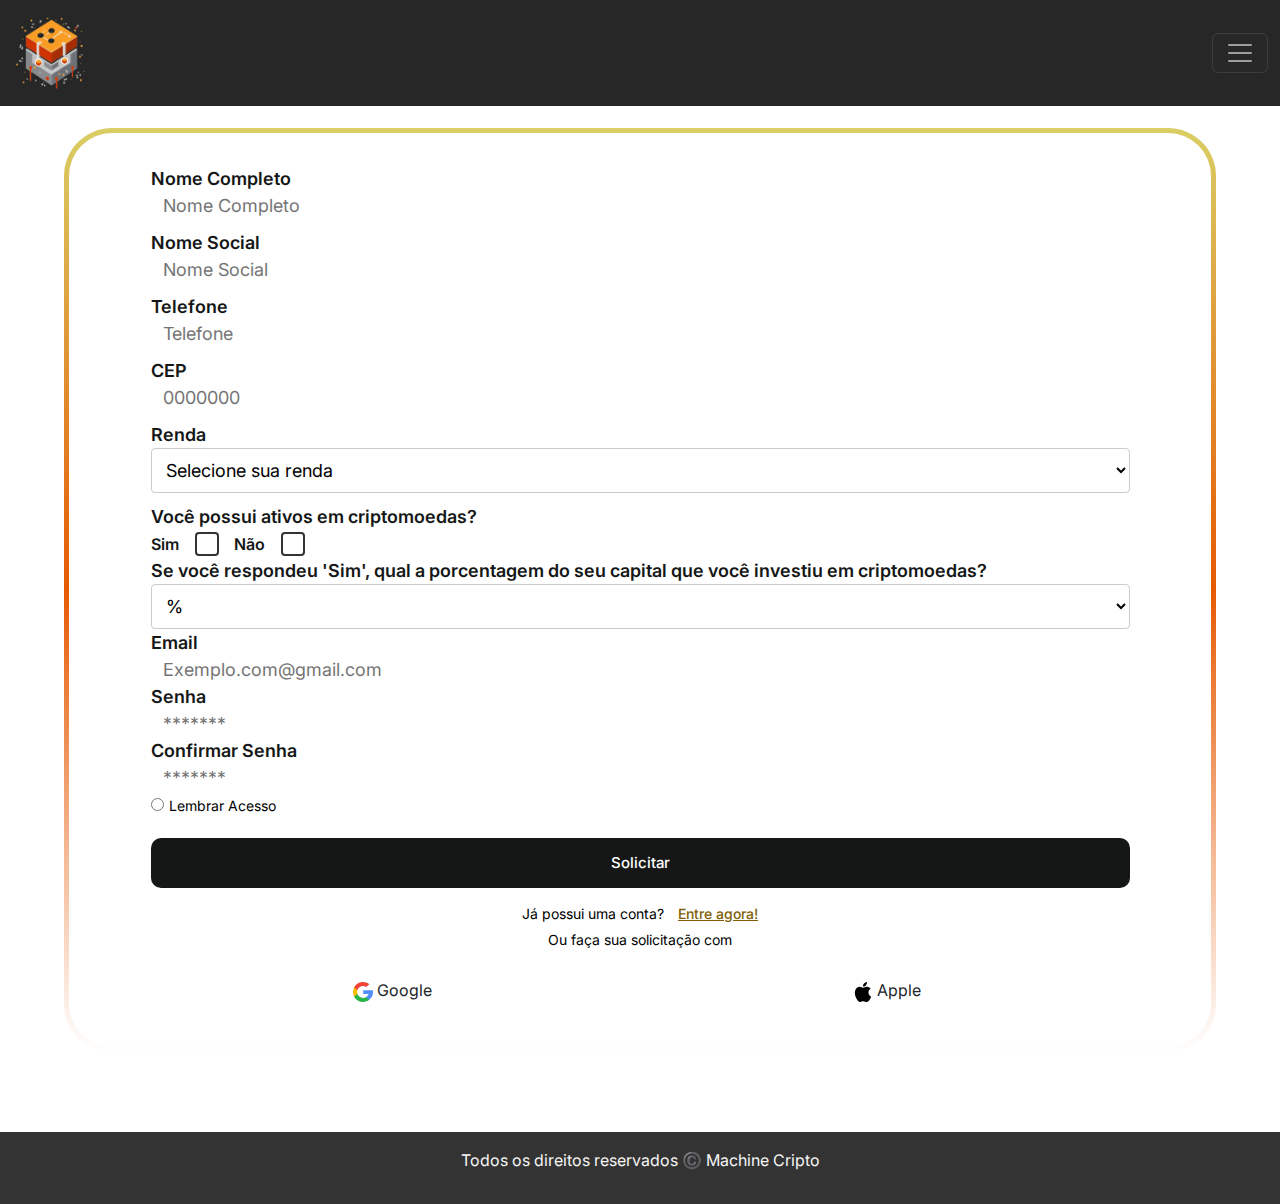
<file: Machine Cripto/pageDois/criarConta.html>
<!DOCTYPE html>
<html lang="pt-br">

<head>
  <meta charset="UTF-8">
  <meta name="viewport" content="width=device-width, initial-scale=1.0">
  <link rel="stylesheet" href="./styles.css">
  <link rel="preconnect" href="https://fonts.googleapis.com">
  <link rel="preconnect" href="https://fonts.gstatic.com" crossorigin>
  <link href="https://fonts.googleapis.com/css2?family=Inter:wght@100..900&display=swap" rel="stylesheet">
  <link href="https://cdn.jsdelivr.net/npm/bootstrap@5.3.3/dist/css/bootstrap.min.css" rel="stylesheet"
    integrity="sha384-QWTKZyjpPEjISv5WaRU9OFeRpok6YctnYmDr5pNlyT2bRjXh0JMhjY6hW+ALEwIH" crossorigin="anonymous">
  <script src="https://cdn.jsdelivr.net/npm/bootstrap@5.3.3/dist/js/bootstrap.bundle.min.js"
    integrity="sha384-YvpcrYf0tY3lHB60NNkmXc5s9fDVZLESaAA55NDzOxhy9GkcIdslK1eN7N6jIeHz"
    crossorigin="anonymous"></script>
  <link rel="icon" href="../assets/LOGO__2_-removebg-preview.png">
  <title>Machine Cripto</title>
</head>

<body>
  <main class="mainmain">
    <nav class="navbar navbar-dark fixed-top" style="background-color: #272727;">
      <div class="container-fluid">
        <a class="navbar-brand" href="../index.html"><img class="logo_machine" src="../assets/logo.machinecrip.png"
            alt="Logo Machine Cripto"></a>
        <button class="navbar-toggler" type="button" data-bs-toggle="offcanvas" data-bs-target="#offcanvasNavbar"
          aria-controls="offcanvasNavbar" aria-label="Toggle navigation">
          <span class="navbar-toggler-icon"></span>
        </button>
        <div class="offcanvas offcanvas-end" tabindex="-1" id="offcanvasNavbar" aria-labelledby="offcanvasNavbarLabel">
          <div class="offcanvas-header" style="background-color: #272727; color: #f6f6f6;">
            <h5 class="offcanvas-title" id="offcanvasNavbarLabel">Menu</h5>
            <button type="button" class="btn-close btn-close-white" data-bs-dismiss="offcanvas"
              aria-label="Close"></button>
          </div>
          <div class="offcanvas-body" style="background-color: #272727; color: #f6f6f6;">
            <ul class="navbar-nav justify-content-end pe-3">
              <li class="nav-item">
                <a class="nav-link active" aria-current="page" href="../index.html" style="color: #f6f6f6;">Home</a>
              </li>
              <li class="nav-item">
                <a class="nav-link" href="#" style="color: #f6f6f6;">Entre ou Cadastre-se</a>
              </li>
              <li class="nav-item dropdown">
                <a class="nav-link dropdown-toggle" href="#" role="button" data-bs-toggle="dropdown"
                  aria-expanded="false" style="color: #f6f6f6;">
                  Mais
                </a>
                <ul class="dropdown-menu" style="background-color: #272727;">
                  <li><a class="dropdown-item" href="./indexDois.html" style="color: #f6f6f6;">Sobre Nós</a></li>
                  <li><a class="dropdown-item" href="./Termos.html" style="color: #f6f6f6;">Termos de uso</a></li>
                  <li>
                    <hr class="dropdown-divider" style="background-color: #f6f6f6;">
                  </li>
                  <li><a class="dropdown-item" href="#" style="color: #f6f6f6;">Atendimento ao cliente</a></li>
                </ul>
              </li>
            </ul>
            <form class="d-flex mt-3" role="search">
              <input class="form-control me-2" type="search" placeholder="O que você procura?" aria-label="Search">
              <button class="btn btn-outline-success" type="submit">Pesquisar</button>
            </form>
          </div>
        </div>
      </div>
    </nav>

    <div class="sessaoLoguin">
      <div class="campodeLoguin">
        <form class="form">
          <div class="flex-column">
            <label for="fullName">Nome Completo</label>
            <input id="fullName" placeholder="Nome Completo" class="input" type="text" required>
          </div>

          <div class="flex-column">
            <label for="socialName">Nome Social</label>
            <input id="socialName" placeholder="Nome Social" class="input" type="text" required>
          </div>
          <div class="flex-column">
            <label for="phone">Telefone</label>
            <input id="phone" placeholder="Telefone" class="input" type="tel" required>
          </div>
          <div class="flex-column">
            <label for="password">CEP</label>
            <input id="cep" placeholder="0000000" class="input" type="number" required>
          </div>
          <div class="flex-column">
            <label for="renda">Renda</label>
            <select id="renda" class="select-input" required>
              <option value="" disabled selected>Selecione sua renda</option>
              <option value="0-1000">0 - R$1000</option>
              <option value="1001-3000">R$1001 - R$3000</option>
              <option value="3001-5000">R$3001 - R$5000</option>
              <option value="5001-10000">R$5001 - R$10000</option>
              <option value="10000+">Acima de R$10000</option>
            </select>
          </div>
          <div class="flex-column">
            <div class="flex-column">
              <label>Você possui ativos em criptomoedas?</label>
        <br>
<label class="custom-checkbox"> Sim
  <input name="dummy" type="checkbox">
  <span class="checkmark"></span>
</label>

<label class="custom-checkbox"> Não
  <input name="dummy" type="checkbox">
  <span class="checkmark"></span>
</label> 
          </div>
          <div class="flex-column">
            <label for="renda">Se você respondeu 'Sim', qual a porcentagem do seu capital que você investiu em criptomoedas?</label>
            <select id="renda" class="select-input" required>
              <option value="" disabled selected>%</option>
              <option value="0-1000">0 - 25%</option>
              <option value="1001-3000">25% - 50%</option>
              <option value="3001-5000">50% - 75%</option>
              <option value="5001-10000">100%</option>
              
            </select>
          </div>
          <div>
            <div class="flex-column">
              <label for="email">Email</label>
              <input id="email" placeholder="Exemplo.com@gmail.com" class="input" type="email" required>
            </div>
            <div class="flex-column">
              <label for="password">Senha</label>
              <input id="password" placeholder="*******" class="input" type="password" required>
            </div>

            <div class="flex-column">
              <label for="confirmPassword">Confirmar Senha</label>
              <input id="confirmPassword" placeholder="*******" class="input" type="password" required>
            </div>

            <div class="flex-row">
              <div>
                <input type="radio">
                <label>Lembrar Acesso</label>
              </div>

            </div>
            <button type="submit" class="button-submit">Solicitar</button>
            <p class="p">Já possui uma conta? <span class="span"><a class="solicitar" href="./criarConta.html"> Entre
                  agora!</a></span></p>
            <p class="p line">Ou faça sua solicitação com</p>
            <div class="flex-row">
              <button type="button" class="btn google">
                <svg xml:space="preserve" style="enable-background:new 0 0 512 512;" viewBox="0 0 512 512"
                  xmlns="http://www.w3.org/2000/svg" id="Layer_1" width="20" version="1.1">
                  <path
                    d="M113.47,309.408L95.648,375.94l-65.139,1.378C11.042,341.211,0,299.9,0,256c0-42.451,10.324-82.483,28.624-117.732h0.014l57.992,10.632l25.404,57.644c-5.317,15.501-8.215,32.141-8.215,49.456C103.821,274.792,107.225,292.797,113.47,309.408z"
                    style="fill:#FBBB00;"></path>
                  <path
                    d="M507.527,208.176C510.467,223.662,512,239.655,512,256c0,18.328-1.927,36.206-5.598,53.451c-12.462,58.683-45.025,109.925-90.134,146.187l-0.014-0.014l-73.044-3.727l-10.338-64.535c29.932-17.554,53.324-45.025,65.646-77.911h-136.89V208.176h138.887L507.527,208.176L507.527,208.176z"
                    style="fill:#518EF8;"></path>
                  <path
                    d="M416.253,455.624l0.014,0.014C372.396,490.901,316.666,512,256,512c-97.491,0-182.252-54.491-225.491-134.681l82.961-67.91c21.619,57.698,77.278,98.771,142.53,98.771c28.047,0,54.323-7.582,76.87-20.818L416.253,455.624z"
                    style="fill:#28B446;"></path>
                  <path
                    d="M419.404,58.936l-82.933,67.896c-23.335-14.586-50.919-23.012-80.471-23.012c-66.729,0-123.429,42.957-143.965,102.724l-83.397-68.276h-0.014C71.23,56.123,157.06,0,256,0C318.115,0,375.068,22.126,419.404,58.936z"
                    style="fill:#F14336;"></path>
                </svg>
                Google
              </button>
              <button type="button" class="btn apple">
                <svg xml:space="preserve" style="enable-background:new 0 0 22.773 22.773;" viewBox="0 0 22.773 22.773"
                  xmlns="http://www.w3.org/2000/svg" id="Capa_1" width="20" height="20" version="1.1">
                  <g>
                    <g>
                      <path
                        d="M15.769,0c0.053,0,0.106,0,0.162,0c0.13,1.606-0.483,2.806-1.228,3.675c-0.731,0.863-1.732,1.7-3.351,1.573c-0.108-1.583,0.506-2.694,1.25-3.561C13.292,0.879,14.557,0.16,15.769,0z">
                      </path>
                      <path
                        d="M20.67,16.716c0,0.016,0,0.03,0,0.045c-0.455,1.378-1.104,2.559-1.896,3.655c-0.723,0.995-1.609,2.334-3.191,2.334c-1.367,0-2.275-0.879-3.676-0.903c-1.482-0.024-2.297,0.735-3.652,0.926c-0.155,0-0.31,0-0.462,0c-0.995-0.144-1.798-0.932-2.383-1.642c-1.725-2.098-3.058-4.808-3.306-8.276c0-0.34,0-0.679,0-1.019c0.105-2.482,1.311-4.5,2.914-5.478c0.846-0.52,2.009-0.963,3.304-0.765c0.555,0.086,1.122,0.276,1.619,0.464c0.471,0.181,1.06,0.502,1.618,0.485c0.378-0.011,0.754-0.208,1.135-0.347c1.116-0.403,2.21-0.865,3.652-0.648c1.733,0.262,2.963,1.032,3.723,2.22c-1.466,0.933-2.625,2.339-2.427,4.74C17.818,14.688,19.086,15.964,20.67,16.716z">
                      </path>
                    </g>
                  </g>
                </svg>
                Apple
              </button>
            </div>
        </form>
      </div>
    </div>
  </main>

  <div>
    <footer class="rodape">
      <p>Todos os direitos reservados ©️ Machine Cripto</p>
    </footer>
  </div>
  <script src="../server.js"></script>
</body>

</html>
</file>
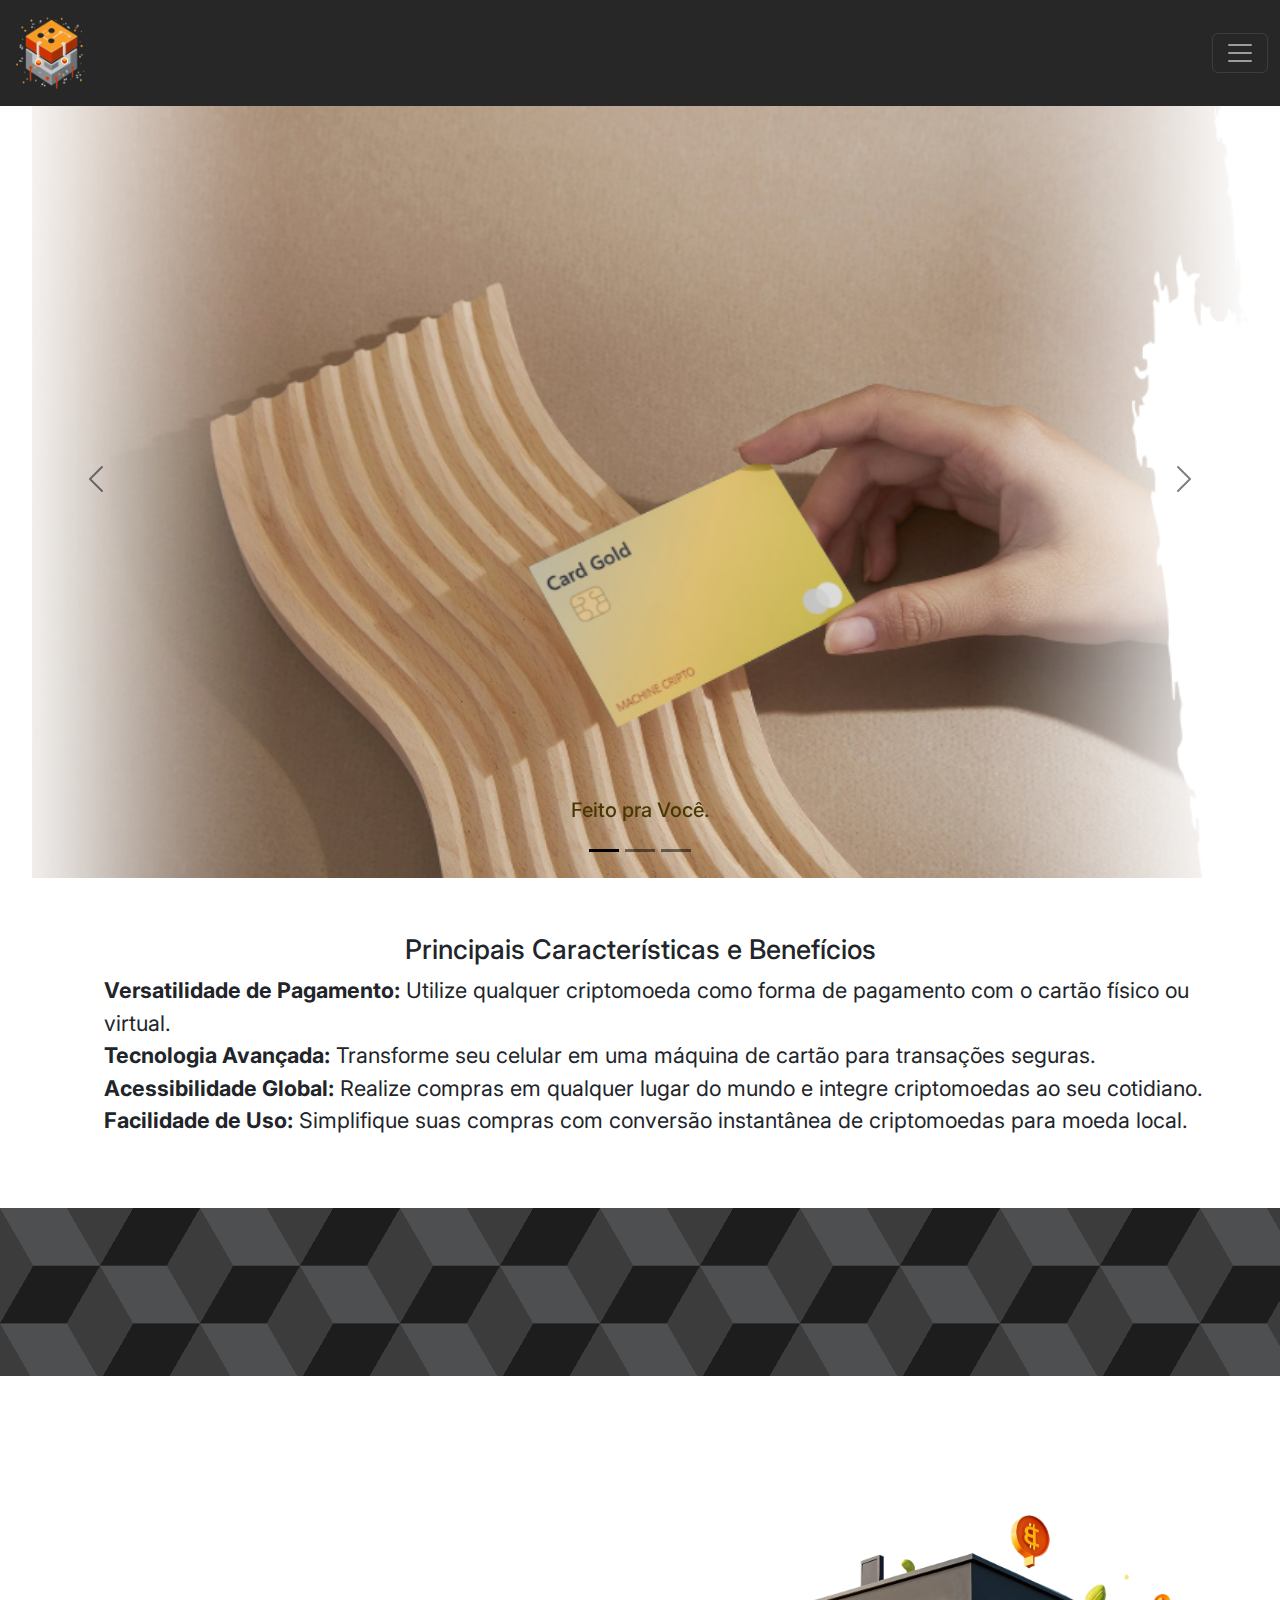
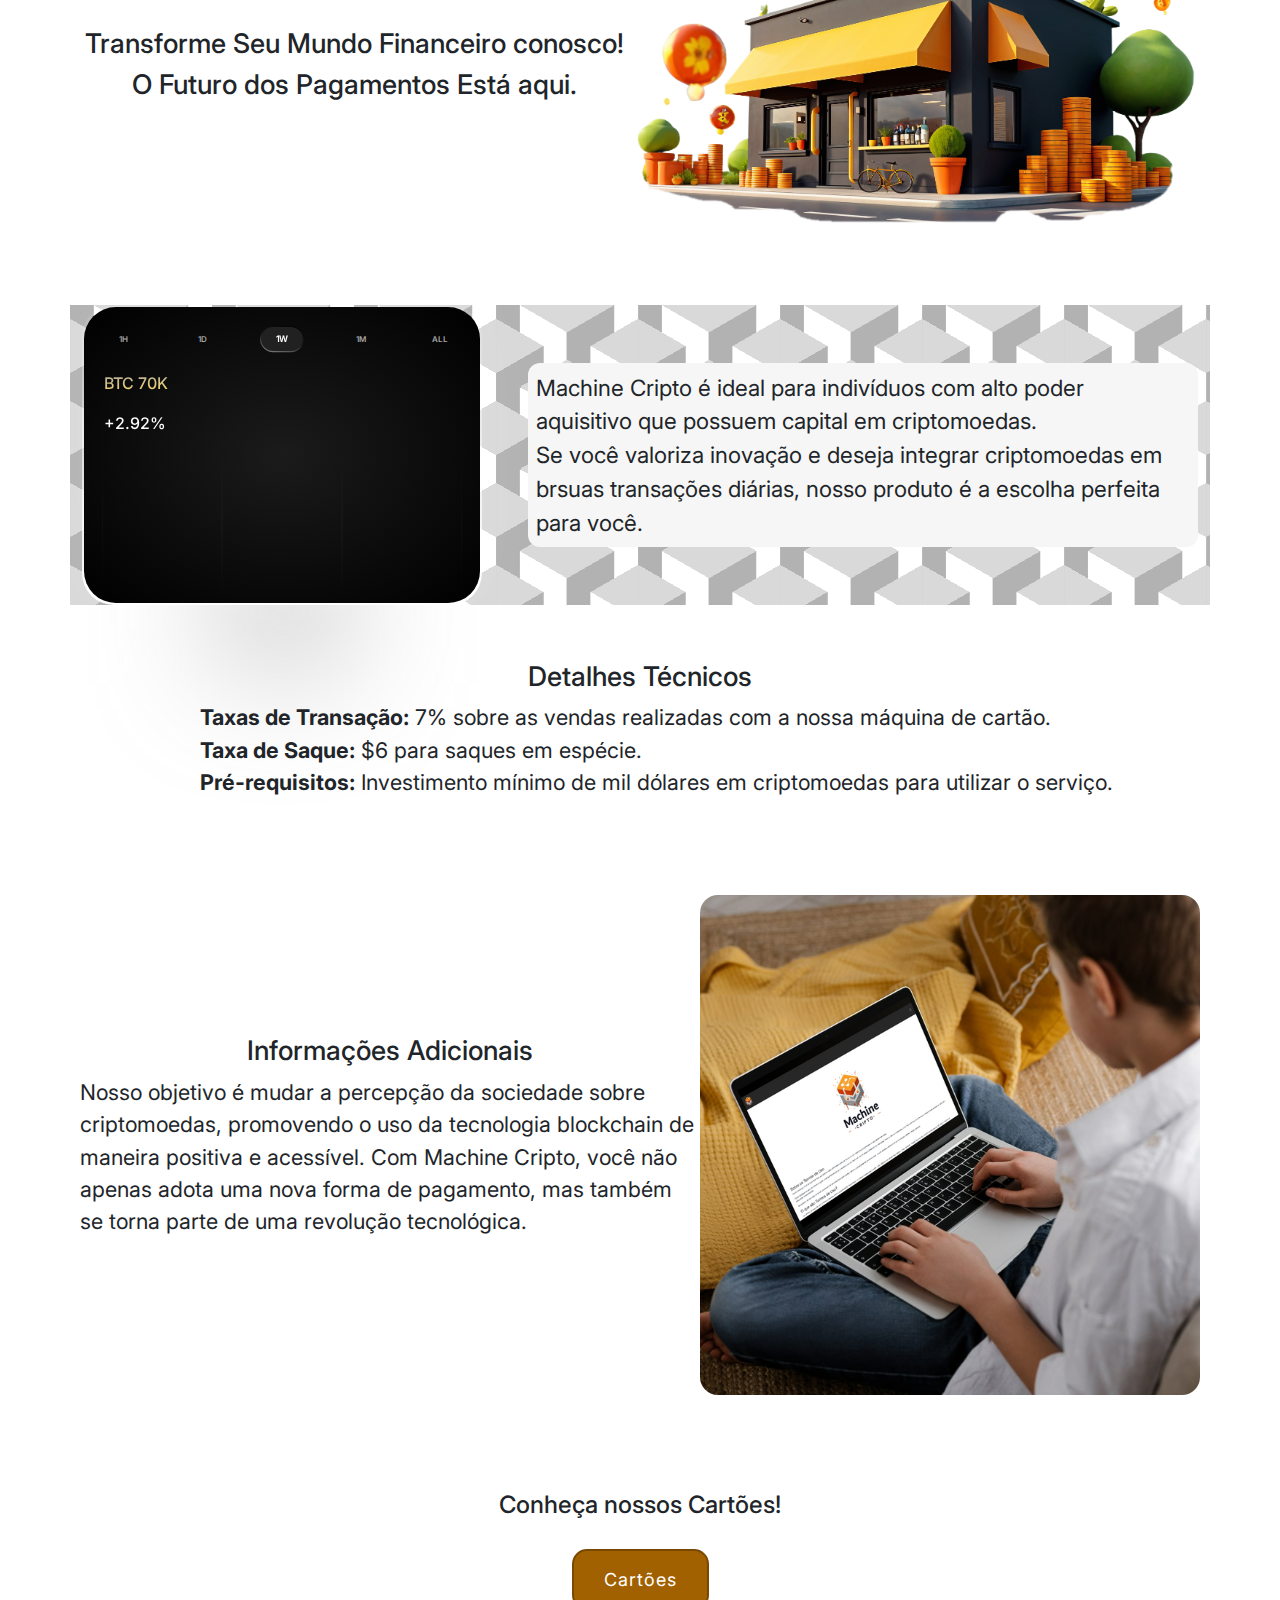
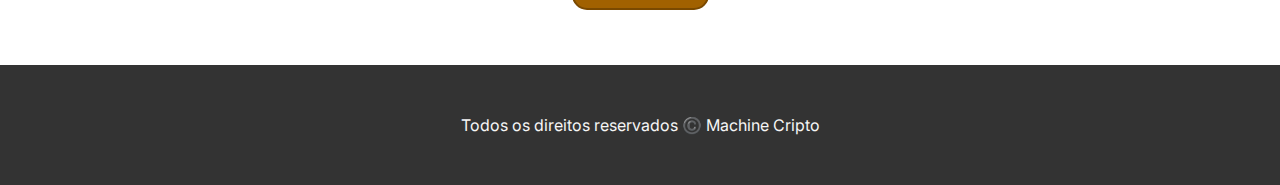
<file: Machine Cripto/pageDois/indexDois.html>
<!DOCTYPE html>
<html lang="pt-br">

<head>
  <meta charset="UTF-8">
  <meta name="viewport" content="width=device-width, initial-scale=1.0">
  <link rel="stylesheet" href="./styles.css">
  <!-- <link rel="stylesheet" href="./style2.css"> -->
  <link rel="preconnect" href="https://fonts.googleapis.com">
  <link rel="preconnect" href="https://fonts.gstatic.com" crossorigin>
  <link
    href="https://fonts.googleapis.com/css2?family=Inter:ital,opsz,wght@0,14..32,100..900;1,14..32,100..900&display=swap"
    rel="stylesheet">
  <link href="https://cdn.jsdelivr.net/npm/bootstrap@5.3.3/dist/css/bootstrap.min.css" rel="stylesheet"
    integrity="sha384-QWTKZyjpPEjISv5WaRU9OFeRpok6YctnYmDr5pNlyT2bRjXh0JMhjY6hW+ALEwIH" crossorigin="anonymous">
  <script src="https://cdn.jsdelivr.net/npm/bootstrap@5.3.3/dist/js/bootstrap.bundle.min.js"
    integrity="sha384-YvpcrYf0tY3lHB60NNkmXc5s9fDVZLESaAA55NDzOxhy9GkcIdslK1eN7N6jIeHz"
    crossorigin="anonymous"></script>
  <link rel="icon" href="../assets/LOGO__2_-removebg-preview.png">
  <title>Machine Cripto</title>
</head>

<body>
  <header class="header">
    <nav class="navbar navbar-dark fixed-top" style="background-color: #272727;">
      <div class="container-fluid">
        <a class="navbar-brand" href="../index.html"><img class="logo_machine" src="../assets/logo.machinecrip.png"
            alt=""></a>
        <button class="navbar-toggler" type="button" data-bs-toggle="offcanvas" data-bs-target="#offcanvasNavbar"
          aria-controls="offcanvasNavbar" aria-label="Toggle navigation">
          <span class="navbar-toggler-icon"></span>
        </button>
        <div class="offcanvas offcanvas-end" tabindex="-1" id="offcanvasNavbar" aria-labelledby="offcanvasNavbarLabel">
          <div class="offcanvas-header" style="background-color: #272727; color: #f6f6f6;">
            <h5 class="offcanvas-title" id="offcanvasNavbarLabel">Menu</h5>
            <button type="button" class="btn-close btn-close-white" data-bs-dismiss="offcanvas"
              aria-label="Close"></button>
          </div>
          <div class="offcanvas-body" style="background-color: #272727; color: #f6f6f6;">
            <ul class="navbar-nav justify-content-end pe-3">
              <li class="nav-item">
                <a class="nav-link active" aria-current="page" href="../index.html" style="color: #f6f6f6;">Home</a>
              </li>
              <li class="nav-item">
                <a class="nav-link" href="./criarConta.html" style="color: #f6f6f6;">Entre ou Cadastre-se</a>
              </li>
              <li class="nav-item dropdown">
                <a class="nav-link dropdown-toggle" href="#" role="button" data-bs-toggle="dropdown"
                  aria-expanded="false" style="color: #f6f6f6;">
                  Mais
                </a>
                <ul class="dropdown-menu" style="background-color: #272727;">
                  <li><a class="dropdown-item" href="./indexDois.html" style="color: #f6f6f6;">Sobre Nós</a></li>
                  <li><a class="dropdown-item" href="./Termos.html" style="color: #f6f6f6;">Termos de uso</a></li>
                  <li>
                    <hr class="dropdown-divider" style="background-color: #f6f6f6;">
                  </li>
                  <li><a class="dropdown-item" href="#" style="color: #f6f6f6;">Atendimento ao cliente</a></li>
                </ul>
              </li>
            </ul>
            <form class="d-flex mt-3" role="search">
              <input class="form-control me-2" type="search" placeholder="O que você procura?" aria-label="Search">
              <button class="btn btn-outline-success" type="submit">Pesquisar</button>
            </form>
          </div>
        </div>
      </div>
    </nav>
  </header>
  <main>
    
    <div class="pagina">
    
      <div class="segundaSessao">
        
              
              <div id="carouselExampleDark" class="carousel carousel-dark slide">
                <div class="carousel-indicators">
                  <button type="button" data-bs-target="#carouselExampleDark" data-bs-slide-to="0" class="active"
                  aria-current="true" aria-label="Slide 1"></button>
              <button type="button" data-bs-target="#carouselExampleDark" data-bs-slide-to="1"
                aria-label="Slide 2"></button>
              <button type="button" data-bs-target="#carouselExampleDark" data-bs-slide-to="2"
              aria-label="Slide 3"></button>
            </div>
            <div class="carousel-inner">
              <div class="carousel-item active" data-bs-interval="1000">
                <img src="../assets/parte1.png" class="d-block" alt="...">
                <div class="carousel-caption d-none d-md-block">
                  <h5 style="color: rgb(70, 56, 0)">Feito pra Você.</h5>
                  <p></p>
                </div>
              </div>
              <div class="carousel-item" data-bs-interval="1000">
                <img src="../assets/parte2.png" class="d-block" alt="...">
                <div class="carousel-caption d-none d-md-block">
                  <h5 style="color: rgb(61, 61, 61)">Que fez diferente.</h5>
                  <p></p>
                </div>
              </div>
              <div class="carousel-item">
                <img src="../assets/parte3.png" class="d-block" alt="...">
                <div class="carousel-caption d-none d-md-block">
                  <h5 style="color: rgb(0, 119, 128)">Por merecer.</h5>
                  <p></p>
                </div>
              </div>

            </div>
            <button class="carousel-control-prev" type="button" data-bs-target="#carouselExampleDark"
              data-bs-slide="prev">
              <span class="carousel-control-prev-icon" aria-hidden="true"></span>
              <span class="visually-hidden">Previous</span>
            </button>
            <button class="carousel-control-next" type="button" data-bs-target="#carouselExampleDark"
              data-bs-slide="next">
              <span class="carousel-control-next-icon" aria-hidden="true"></span>
              <span class="visually-hidden">Next</span>
            </button>
          </div>
        </div>
        <div class="segundaSessaoTextos">
          <h2 class="titulos">Principais Características e Benefícios</h2>
          <div class="futuristicBorderContainer">
          <div class="textoContainer"></div>
          <div class="info">
          <ul>
            <li class="textos1"><strong class="textos1">Versatilidade de Pagamento:</strong> Utilize qualquer criptomoeda como forma de pagamento com o
              cartão físico ou virtual.</li>
            <li class="textos1"><strong class="textos1">Tecnologia Avançada:</strong> Transforme seu celular em uma máquina de cartão para transações seguras.</li>
            <li class="textos1"><strong>Acessibilidade Global:</strong> Realize compras em qualquer lugar do mundo e integre
              criptomoedas ao seu cotidiano.</li>
              <li class="textos1"><strong class="textos1">Facilidade de Uso:</strong > Simplifique suas compras com conversão instantânea de criptomoedas
                para moeda local.</li>
              </ul>
            </div>
          </div>
      </div>

      <div class="contain"> 
        Desenvolvido por: <br>
        Andrew <br>
        Alisson <br>
        Kevynn <br>
        Me siga nas redes sociais <br>
        Instagram: @andrewlp.__ <br>
        Github: AndrewLPimenta
      </div>
      
      <div class="pagina">
      <div class="sessaoDeInformacoes">       
          <div class="primeiraSessao">
            <div class="primeiraSeesaoTextos">
              <h2 class="titulos">Transforme Seu Mundo Financeiro conosco!</h2>
              <h2 class="titulos">O Futuro dos Pagamentos Está aqui.</h2>
            </div>
    
            <img class="imagem12" src="../assets/d42c220c-2113-4e53-b556-9f08939df33f.png" alt="">
          </div>

        
      </div>
          <div class="container">
            
            
<div class="container-card-charts">
  <div class="card-charts">
    <div class="tags-card">
      <label class="radio">
        <input type="radio" name="radio" />
        <span class="name">1H</span>
      </label>
      <label class="radio">
        <input type="radio" name="radio" />
        <span class="name">1D</span>
      </label>
      <label class="radio">
        <input type="radio" name="radio" checked="" />
        <span class="name">1W</span>
      </label>
      <label class="radio">
        <input type="radio" name="radio" />
        <span class="name">1M</span>
      </label>
      <label class="radio">
        <input type="radio" name="radio" />
        <span class="name">ALL</span>
      </label>
    </div>
    <div class="main-texts">
      <p class="title">BTC 70K</p>
      <p class="change">+2.92%</p>
    </div>
    <div class="charts-lines">
      <i class="icon-week">
        <svg viewBox="0 0 469 262" fill="none">
          <path
            d="M2.5 261L6.42112 216.887C6.4726 216.308 6.69121 215.757 7.05039 215.3L11.359 209.816C11.7743 209.287 12 208.635 12 207.962V202.987C12 202.346 12.2055 201.722 12.5863 201.206L27.2479 181.342C27.4151 181.115 27.5496 180.866 27.6474 180.602L31.7748 169.458C32.2107 168.281 33.333 167.5 34.588 167.5H35.5756C37.8226 167.5 39.292 169.89 38.4086 171.956C36.1137 177.322 34.0615 183.976 36.5 185.5C39.338 187.274 43.1722 202.55 45.2823 212.494C45.6701 214.321 47.5992 215.378 49.3403 214.701L53.6761 213.015C54.5141 212.689 55.1618 212.004 55.4407 211.15L78.3519 140.954C78.45 140.653 78.5 140.339 78.5 140.023V114.385C78.5 114.129 78.5327 113.875 78.5974 113.627L95.9026 47.3728C95.9673 47.1253 96 46.8705 96 46.6147V27L102.483 117.259C102.494 117.42 102.519 117.578 102.555 117.735L108.878 144.485C108.959 144.826 109.098 145.15 109.291 145.442L117.591 158.073C118.871 160.022 121.788 159.829 122.8 157.729L131.594 139.49C132.629 137.343 135.632 137.202 136.864 139.241L147.401 156.681C148.059 157.771 149.334 158.326 150.581 158.067L170.757 153.863C171.832 153.639 172.942 154.02 173.654 154.856L187.803 171.481C189.536 173.517 192.865 172.441 193.078 169.776L199.81 85.6203C200.037 82.7832 203.718 81.8273 205.297 84.1955L227.5 117.5L230.279 122.299C231.461 124.342 234.43 124.282 235.53 122.194L237.842 117.801C237.947 117.601 238.074 117.414 238.222 117.242L261.286 90.4123C262.029 89.5473 263.199 89.1789 264.304 89.4616L280.695 93.6546C282.448 94.1029 284.196 92.9099 284.416 91.1144L294.882 6.02633C295.16 3.76377 297.761 2.62601 299.611 3.95714L322.945 20.7414C323.618 21.2254 324.061 21.9662 324.168 22.7881L335.097 106.419C335.317 108.103 336.89 109.268 338.565 108.989L365.007 104.582C366.835 104.277 368.5 105.688 368.5 107.541V116.792C368.5 117.258 368.608 117.717 368.817 118.133L385.671 151.842C386.179 152.858 387.218 153.5 388.354 153.5H393.231C393.736 153.5 394.232 153.373 394.674 153.13L406.191 146.814C407.884 145.886 409.999 146.775 410.522 148.633L418.132 175.692C418.366 176.523 418.23 177.415 417.76 178.139L412.903 185.611C412.341 186.476 412.262 187.568 412.694 188.504L426.196 217.757C426.686 218.82 427.749 219.5 428.919 219.5H439.146C440.282 219.5 441.321 220.142 441.829 221.158L454.169 245.839C454.387 246.273 454.706 246.648 455.1 246.932L467 255.5"
            stroke="url(#paint0_linear_230_5)"
            stroke-width="5"
            stroke-dasharray="1500"
          ></path>
          <defs>
            <linearGradient
              id="paint0_linear_230_5"
              x1="3"
              y1="176"
              x2="463"
              y2="189"
              gradientUnits="userSpaceOnUse"
            >
              <stop stop-color="#89FB73" stop-opacity="0.05"></stop>
              <stop offset="0.5" stop-color="white"></stop>
              <stop offset="1" stop-color="#A62727" stop-opacity="0.1"></stop>
            </linearGradient>
          </defs>
        </svg>
      </i>
      <i class="icon-month">
        <svg fill="none" viewBox="0 0 472 170">
          <path
            d="M2.5 167L7.87783 124.955C7.95728 124.334 8.22911 123.753 8.65521 123.294L12.5765 119.071C13.6568 117.908 15.4565 117.788 16.682 118.797L23 124L28.9022 129.246C30.4289 130.603 32.8358 130.071 33.648 128.197L37.7169 118.807C38.1923 117.71 39.2738 117 40.4696 117H47.9618C49.192 117 50.2976 116.249 50.7508 115.105L60.1181 91.4638C60.3655 90.8394 60.8153 90.316 61.3955 89.9776L72.0575 83.7581C72.3504 83.5873 72.6122 83.368 72.8317 83.1097L77.1069 78.0801C78.7093 76.195 81.7764 76.9507 82.3195 79.3645L85.1283 91.848C85.359 92.8733 86.1094 93.7031 87.1064 94.0355L93.877 96.2923C95.1364 96.7121 96.522 96.2542 97.2833 95.1666L116.458 67.7747C116.811 67.2705 117 66.6698 117 66.0543V52C117 50.3431 118.343 49 120 49H137.857C138.88 49 139.834 49.5221 140.385 50.3848L150.824 66.7248C150.941 66.9077 151.077 67.0774 151.231 67.2309L155.012 71.0123C156.318 72.3175 158.481 72.1456 159.563 70.6505L165.937 61.8495C167.019 60.3544 169.182 60.1824 170.488 61.4877L179.121 70.1213C179.684 70.6839 180.447 71 181.243 71H200.338C200.774 71 201.205 71.0952 201.601 71.279L213.688 76.891C214.517 77.2758 215.476 77.2619 216.293 76.8533L221.342 74.3292C222.358 73.821 223 72.7822 223 71.6459V37.4669C223 36.2725 223.704 35.1822 224.827 34.7763C228.907 33.3021 234.813 32.0629 235.5 35.5C236.221 39.1067 245.127 48.1338 250.781 53.4172C251.786 54.3559 253.302 54.4654 254.446 53.7028L261.5 49L279.106 36.4903C279.97 35.8764 281.094 35.7639 282.062 36.1944L292.391 40.7847C293.384 41.2263 294.539 41.0957 295.409 40.4433L301.025 36.2309C301.65 35.7622 302.068 35.0683 302.189 34.2966L306.775 5.11153C307.114 2.95384 309.572 1.87012 311.394 3.07489L337.527 20.3567C338.153 20.7705 338.601 21.4037 338.783 22.1314L344.852 46.4092C345.222 47.8862 346.639 48.8524 348.148 48.6567L370.337 45.7804C371.627 45.6132 372.877 46.296 373.434 47.4713L376.858 54.6994C376.952 54.8992 377.069 55.0879 377.205 55.2621L388.12 69.2333C388.938 70.281 390.349 70.665 391.585 70.1768L405.789 64.5701C407.299 63.9741 409.009 64.687 409.648 66.1788L414.257 76.934C414.417 77.3074 414.5 77.7095 414.5 78.1158V84.3944C414.5 85.3975 415.001 86.3342 415.836 86.8906L437 101L456.676 112.518C457.212 112.832 457.638 113.304 457.894 113.869L469.5 139.5"
            stroke="url(#paint0_linear_230_6)"
            stroke-width="5"
            stroke-dasharray="1500"
          ></path>
          <defs>
            <linearGradient
              gradientUnits="userSpaceOnUse"
              y2="84"
              x2="465.5"
              y1="84"
              x1="14"
              id="paint0_linear_230_6"
            >
              <stop stop-opacity="0.1" stop-color="white"></stop>
              <stop stop-color="white" offset="0.5"></stop>
              <stop stop-opacity="0.1" stop-color="white" offset="1"></stop>
            </linearGradient>
          </defs>
        </svg>
      </i>
      <div class="lines">
        <span></span>
        <span></span>
        <span></span>
        <span></span>
      </div>
    </div>
  </div>
</div>
<p class="tituloss">Machine Cripto é ideal para indivíduos com alto poder <br>aquisitivo que possuem capital em criptomoedas. <br> Se
  você valoriza inovação e deseja integrar criptomoedas em brsuas transações diárias, nosso produto é a escolha
  perfeita para você.</p>
</div>
<div class="sessaoDeInformacoes">
  <div class="info">
          <h2 class="titulos">Detalhes Técnicos</h2>
          <ul class="textos1">
            <li><strong>Taxas de Transação:</strong> 7% sobre as vendas realizadas com a nossa máquina de cartão.</li>
            <li><strong>Taxa de Saque:</strong> $6 para saques em espécie.</li>
            <li><strong>Pré-requisitos:</strong> Investimento mínimo de mil dólares em criptomoedas para utilizar o
              serviço.</li>
            </ul>
          </div>
        </div>
</div>
      <div class="sessaoDeObjetivos">
        <div class="sessaoDeObjetivosTexto">
        <h2 class="titulos">Informações Adicionais</h2>
        <p class="textos1"> Nosso objetivo é mudar a percepção da sociedade sobre criptomoedas, promovendo o uso da tecnologia
          blockchain de maneira positiva e acessível. Com Machine Cripto, você não apenas adota uma nova forma de
          pagamento, mas também se torna parte de uma revolução tecnológica.</p>
        </div>
        <img class="imagem11" src="../assets/desing-pagination.png" alt="">
        
      </div>
    </div>
    <div class="textfinal"><h4>Conheça nossos Cartões!</h4></div>
    <div class="sessaoCartao">
      
      
      <button class="btnNovaPagina" href="./adquirir-cartao.html" class="botao-cta">Cartões</button>
    </div> 
    <br>
    <div class="rodape">
      <footer class="rodape">
        <p>Todos os direitos reservados ©️ Machine Cripto</p>
      </footer>
    </div>
    </div>
  </main>
</body>

</html>
</file>
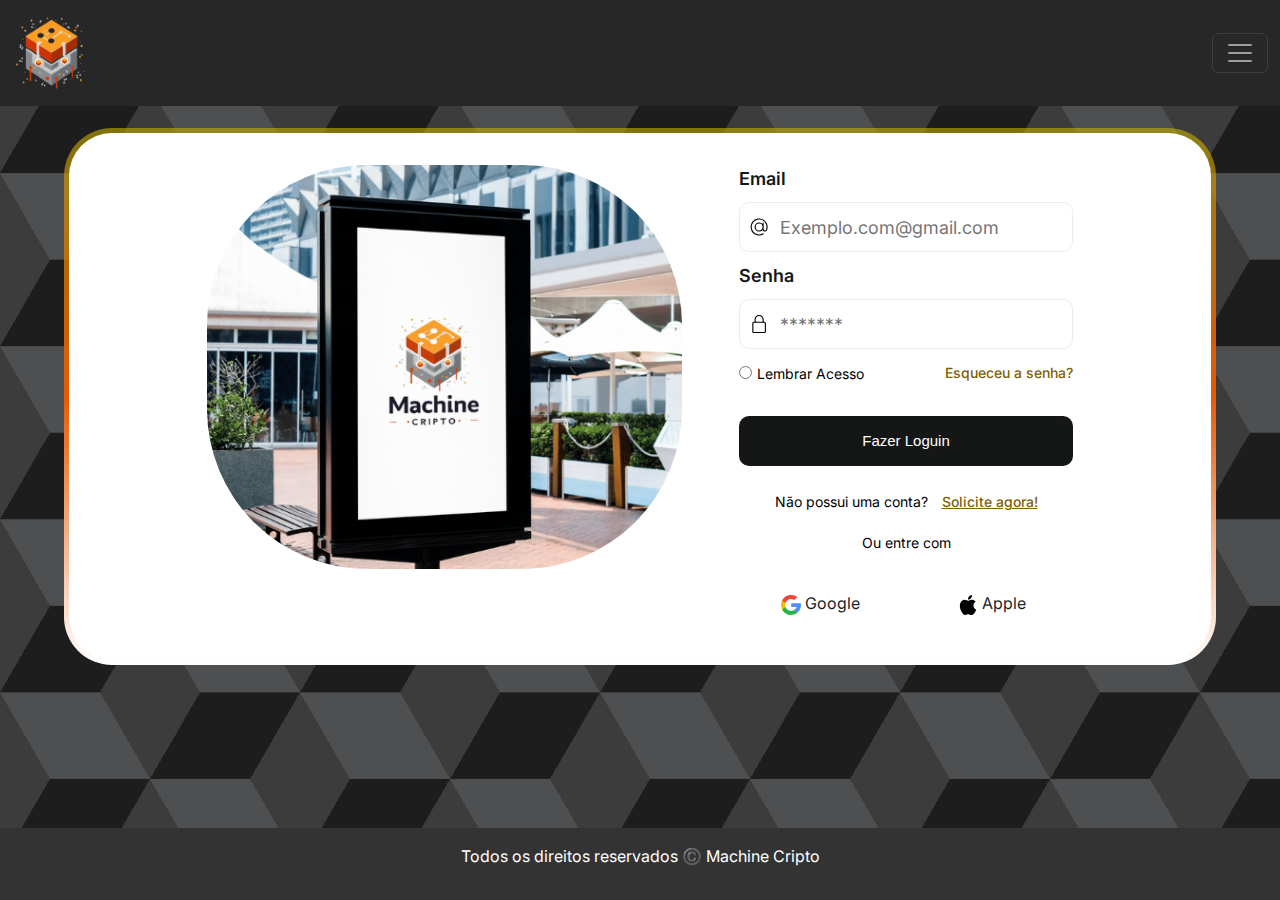
<file: Machine Cripto/pageDois/loguin.html>
<!DOCTYPE html>
<html lang="pt-br">

<head>
  <meta charset="UTF-8">
  <meta name="viewport" content="width=device-width, initial-scale=1.0">
  <!-- <link rel="stylesheet" href="../styles.css"> -->
  <link rel="stylesheet" href="./styles.css">
  <link rel="preconnect" href="https://fonts.googleapis.com">
  <link rel="preconnect" href="https://fonts.gstatic.com" crossorigin>
  <link
    href="https://fonts.googleapis.com/css2?family=Inter:ital,opsz,wght@0,14..32,100..900;1,14..32,100..900&display=swap"
    rel="stylesheet">
  <link href="https://cdn.jsdelivr.net/npm/bootstrap@5.3.3/dist/css/bootstrap.min.css" rel="stylesheet"
    integrity="sha384-QWTKZyjpPEjISv5WaRU9OFeRpok6YctnYmDr5pNlyT2bRjXh0JMhjY6hW+ALEwIH" crossorigin="anonymous">
  <script src="https://cdn.jsdelivr.net/npm/bootstrap@5.3.3/dist/js/bootstrap.bundle.min.js"
    integrity="sha384-YvpcrYf0tY3lHB60NNkmXc5s9fDVZLESaAA55NDzOxhy9GkcIdslK1eN7N6jIeHz"
    crossorigin="anonymous"></script>
  <link rel="icon" href="../assets/LOGO__2_-removebg-preview.png">
  <title>Machine Cripto</title>
</head>

<body class="cont"> 


  <nav class="navbar navbar-dark fixed-top" style="background-color: #272727;">
    <div class="container-fluid">
      <a class="navbar-brand" href="../index.html"><img class="logo_machine" src="../assets/logo.machinecrip.png"
          alt=""></a>
      <button class="navbar-toggler" type="button" data-bs-toggle="offcanvas" data-bs-target="#offcanvasNavbar"
        aria-controls="offcanvasNavbar" aria-label="Toggle navigation">
        <span class="navbar-toggler-icon"></span>
      </button>
      <div class="offcanvas offcanvas-end" tabindex="-1" id="offcanvasNavbar" aria-labelledby="offcanvasNavbarLabel">
        <div class="offcanvas-header" style="background-color: #272727; color: #f6f6f6;">
          <h5 class="offcanvas-title" id="offcanvasNavbarLabel">Menu</h5>
          <button type="button" class="btn-close btn-close-white" data-bs-dismiss="offcanvas"
            aria-label="Close"></button>
        </div>
        <div class="offcanvas-body" style="background-color: #272727; color: #f6f6f6;">
          <ul class="navbar-nav justify-content-end pe-3">
            <li class="nav-item">
              <a class="nav-link active" aria-current="page" href="../index.html" style="color: #f6f6f6;">Home</a>
            </li>
            <li class="nav-item">
              <a class="nav-link" href="#" style="color: #f6f6f6;">Entre ou Cadastre-se</a>
            </li>
            <li class="nav-item dropdown">
              <a class="nav-link dropdown-toggle" href="#" role="button" data-bs-toggle="dropdown" aria-expanded="false"
                style="color: #f6f6f6;">
                Mais
              </a>
              <ul class="dropdown-menu" style="background-color: #272727;">
                <li><a class="dropdown-item" href="./indexDois.html" style="color: #f6f6f6;">Sobre Nós</a></li>
                <li><a class="dropdown-item" href="./Termos.html" style="color: #f6f6f6;">Termos de uso</a></li>
                <li>
                  <hr class="dropdown-divider" style="background-color: #f6f6f6;">
                </li>
                <li><a class="dropdown-item" href="#" style="color: #f6f6f6;">Atendimento ao cliente</a></li>
              </ul>
            </li>
          </ul>
          <form class="d-flex mt-3" role="search">
            <input class="form-control me-2" type="search" placeholder="O que você procura?" aria-label="Search">
            <button class="btn btn-outline-success" type="submit">Pesquisar</button>
          </form>
        </div>
      </div>
    </div>
  </nav>
  <main class="mainmain">

  
  <div class="sessaoLoguin">


    <div class="imagemlo"><img class="imgConta" src="../assets/3.png" alt=""></div>
    <div class="campodeLoguin">
    <form class="form">
      
      <div class="flex-column">
        <label>Email </label>
      </div>
      <div class="inputForm">
        <svg xmlns="http://www.w3.org/2000/svg" width="20" viewBox="0 0 32 32" height="20">
          <g data-name="Layer 3" id="Layer_3">
            <path
              d="m30.853 13.87a15 15 0 0 0 -29.729 4.082 15.1 15.1 0 0 0 12.876 12.918 15.6 15.6 0 0 0 2.016.13 14.85 14.85 0 0 0 7.715-2.145 1 1 0 1 0 -1.031-1.711 13.007 13.007 0 1 1 5.458-6.529 2.149 2.149 0 0 1 -4.158-.759v-10.856a1 1 0 0 0 -2 0v1.726a8 8 0 1 0 .2 10.325 4.135 4.135 0 0 0 7.83.274 15.2 15.2 0 0 0 .823-7.455zm-14.853 8.13a6 6 0 1 1 6-6 6.006 6.006 0 0 1 -6 6z">
            </path>
          </g>
        </svg>
        <input placeholder="Exemplo.com@gmail.com" class="input" type="text">
      </div>

      <div class="flex-column">
        <label>Senha </label>
      </div>
      <div class="inputForm">
        <svg xmlns="http://www.w3.org/2000/svg" width="20" viewBox="-64 0 512 512" height="20">
          <path
            d="m336 512h-288c-26.453125 0-48-21.523438-48-48v-224c0-26.476562 21.546875-48 48-48h288c26.453125 0 48 21.523438 48 48v224c0 26.476562-21.546875 48-48 48zm-288-288c-8.8125 0-16 7.167969-16 16v224c0 8.832031 7.1875 16 16 16h288c8.8125 0 16-7.167969 16-16v-224c0-8.832031-7.1875-16-16-16zm0 0">
          </path>
          <path
            d="m304 224c-8.832031 0-16-7.167969-16-16v-80c0-52.929688-43.070312-96-96-96s-96 43.070312-96 96v80c0 8.832031-7.167969 16-16 16s-16-7.167969-16-16v-80c0-70.59375 57.40625-128 128-128s128 57.40625 128 128v80c0 8.832031-7.167969 16-16 16zm0 0">
          </path>
        </svg>
        <input placeholder="*******" class="input" type="password">
      </div>

      <div class="flex-row">
        <div>
          <input type="radio">
          <label>Lembrar Acesso</label>
        </div>
        <span class="span">Esqueceu a senha?</span>
      </div>
      <button class="button-submit">Fazer Loguin</button>
      <p class="p">Não possui uma conta? <span class="span"> <a class="solicitar" href="./criarConta.html"> Solicite agora!</a> </span>

      </p>
      <p class="p line">Ou entre com</p>

      <div class="flex-row">
        <button class="btn google">
          <svg xml:space="preserve" style="enable-background:new 0 0 512 512;" viewBox="0 0 512 512" y="0px" x="0px"
            xmlns:xlink="http://www.w3.org/1999/xlink" xmlns="http://www.w3.org/2000/svg" id="Layer_1" width="20"
            version="1.1">
            <path d="M113.47,309.408L95.648,375.94l-65.139,1.378C11.042,341.211,0,299.9,0,256
    c0-42.451,10.324-82.483,28.624-117.732h0.014l57.992,10.632l25.404,57.644c-5.317,15.501-8.215,32.141-8.215,49.456
    C103.821,274.792,107.225,292.797,113.47,309.408z" style="fill:#FBBB00;"></path>
            <path d="M507.527,208.176C510.467,223.662,512,239.655,512,256c0,18.328-1.927,36.206-5.598,53.451
    c-12.462,58.683-45.025,109.925-90.134,146.187l-0.014-0.014l-73.044-3.727l-10.338-64.535
    c29.932-17.554,53.324-45.025,65.646-77.911h-136.89V208.176h138.887L507.527,208.176L507.527,208.176z"
              style="fill:#518EF8;"></path>
            <path d="M416.253,455.624l0.014,0.014C372.396,490.901,316.666,512,256,512
    c-97.491,0-182.252-54.491-225.491-134.681l82.961-67.91c21.619,57.698,77.278,98.771,142.53,98.771
    c28.047,0,54.323-7.582,76.87-20.818L416.253,455.624z" style="fill:#28B446;"></path>
            <path d="M419.404,58.936l-82.933,67.896c-23.335-14.586-50.919-23.012-80.471-23.012
    c-66.729,0-123.429,42.957-143.965,102.724l-83.397-68.276h-0.014C71.23,56.123,157.06,0,256,0
    C318.115,0,375.068,22.126,419.404,58.936z" style="fill:#F14336;"></path>

          </svg>

          Google

        </button><button class="btn apple">
          <svg xml:space="preserve" style="enable-background:new 0 0 22.773 22.773;" viewBox="0 0 22.773 22.773" y="0px"
            x="0px" xmlns:xlink="http://www.w3.org/1999/xlink" xmlns="http://www.w3.org/2000/svg" id="Capa_1" width="20"
            height="20" version="1.1">
            <g>
              <g>
                <path
                  d="M15.769,0c0.053,0,0.106,0,0.162,0c0.13,1.606-0.483,2.806-1.228,3.675c-0.731,0.863-1.732,1.7-3.351,1.573 c-0.108-1.583,0.506-2.694,1.25-3.561C13.292,0.879,14.557,0.16,15.769,0z">
                </path>
                <path
                  d="M20.67,16.716c0,0.016,0,0.03,0,0.045c-0.455,1.378-1.104,2.559-1.896,3.655c-0.723,0.995-1.609,2.334-3.191,2.334 c-1.367,0-2.275-0.879-3.676-0.903c-1.482-0.024-2.297,0.735-3.652,0.926c-0.155,0-0.31,0-0.462,0 c-0.995-0.144-1.798-0.932-2.383-1.642c-1.725-2.098-3.058-4.808-3.306-8.276c0-0.34,0-0.679,0-1.019 c0.105-2.482,1.311-4.5,2.914-5.478c0.846-0.52,2.009-0.963,3.304-0.765c0.555,0.086,1.122,0.276,1.619,0.464 c0.471,0.181,1.06,0.502,1.618,0.485c0.378-0.011,0.754-0.208,1.135-0.347c1.116-0.403,2.21-0.865,3.652-0.648 c1.733,0.262,2.963,1.032,3.723,2.22c-1.466,0.933-2.625,2.339-2.427,4.74C17.818,14.688,19.086,15.964,20.67,16.716z">
                </path>
              </g>
            </g>
          </svg>

          Apple

        </button>
      </div>
    </form>
  </div>
</div>
</div>
</main>


<div>
  <footer class="rodapee">
    <p>Todos os direitos reservados ©️ Machine Cripto</p>
  </footer>
</div>
</body>
</file>
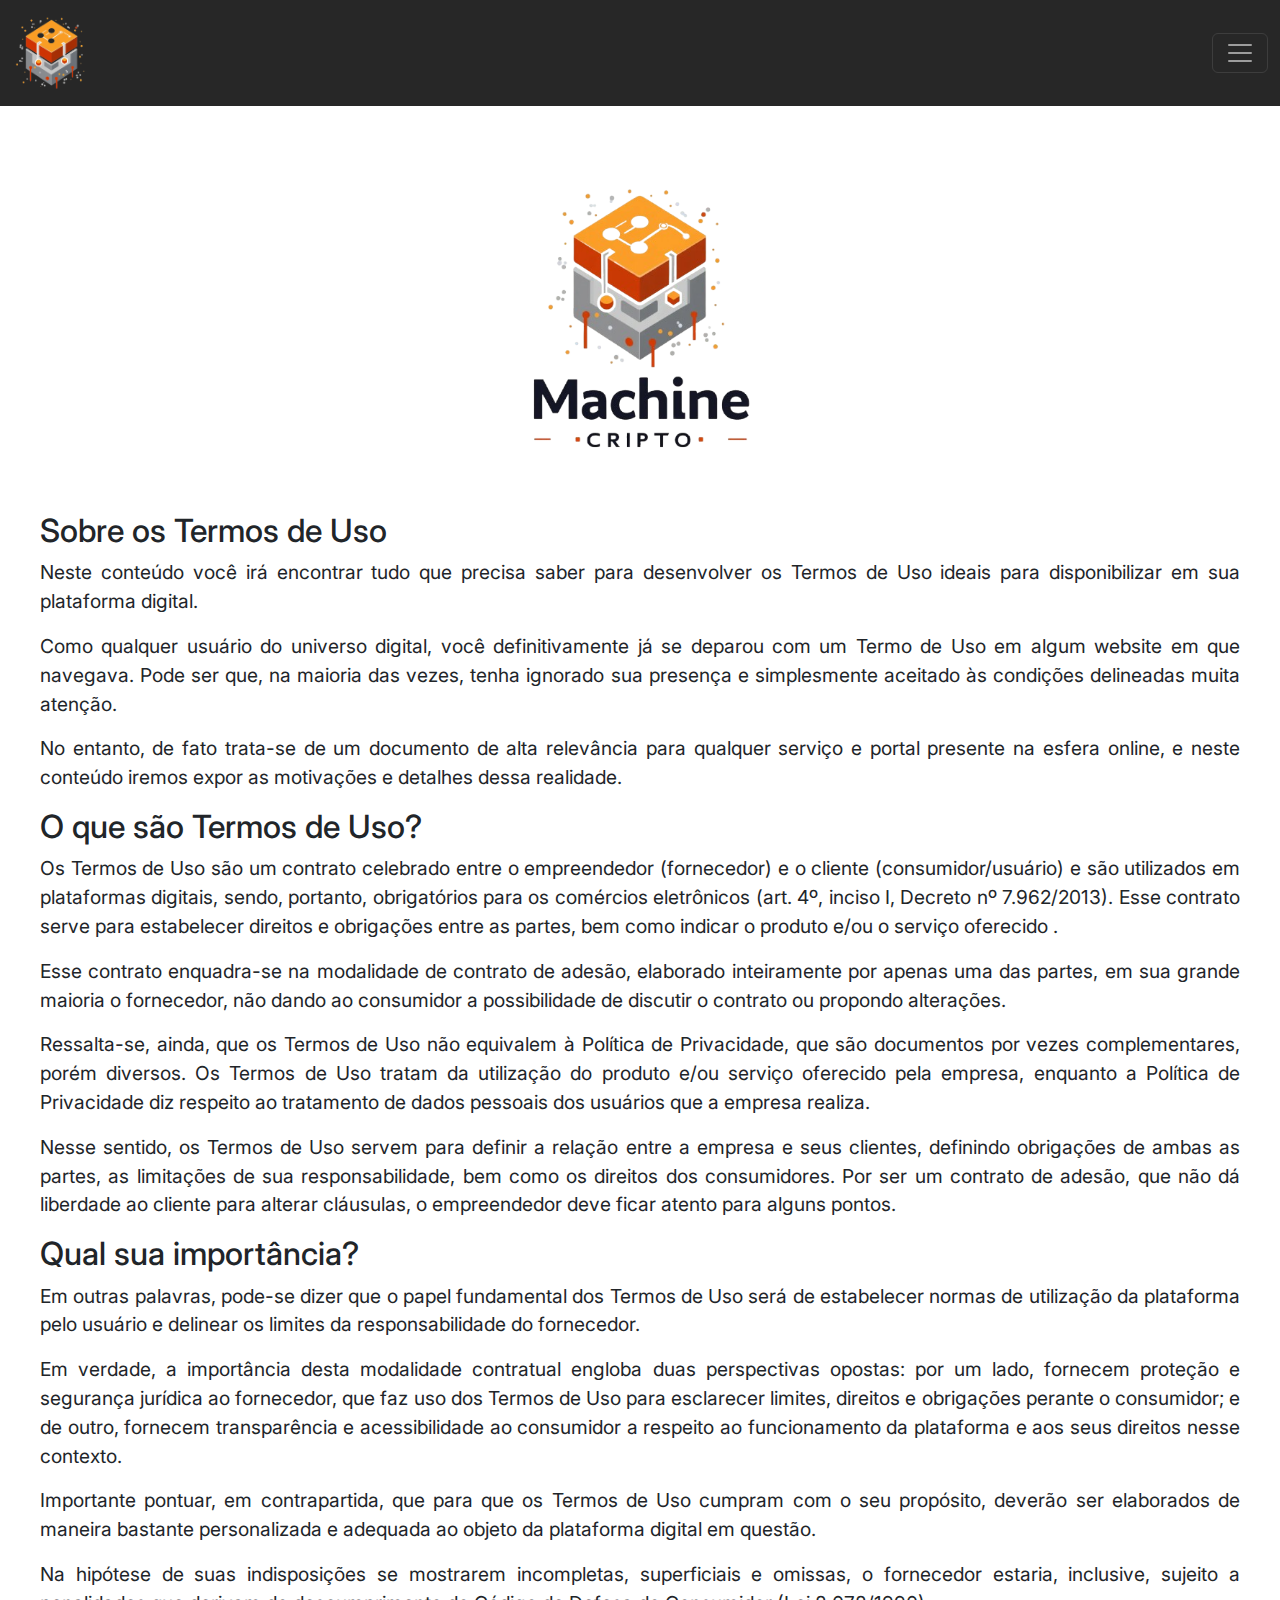
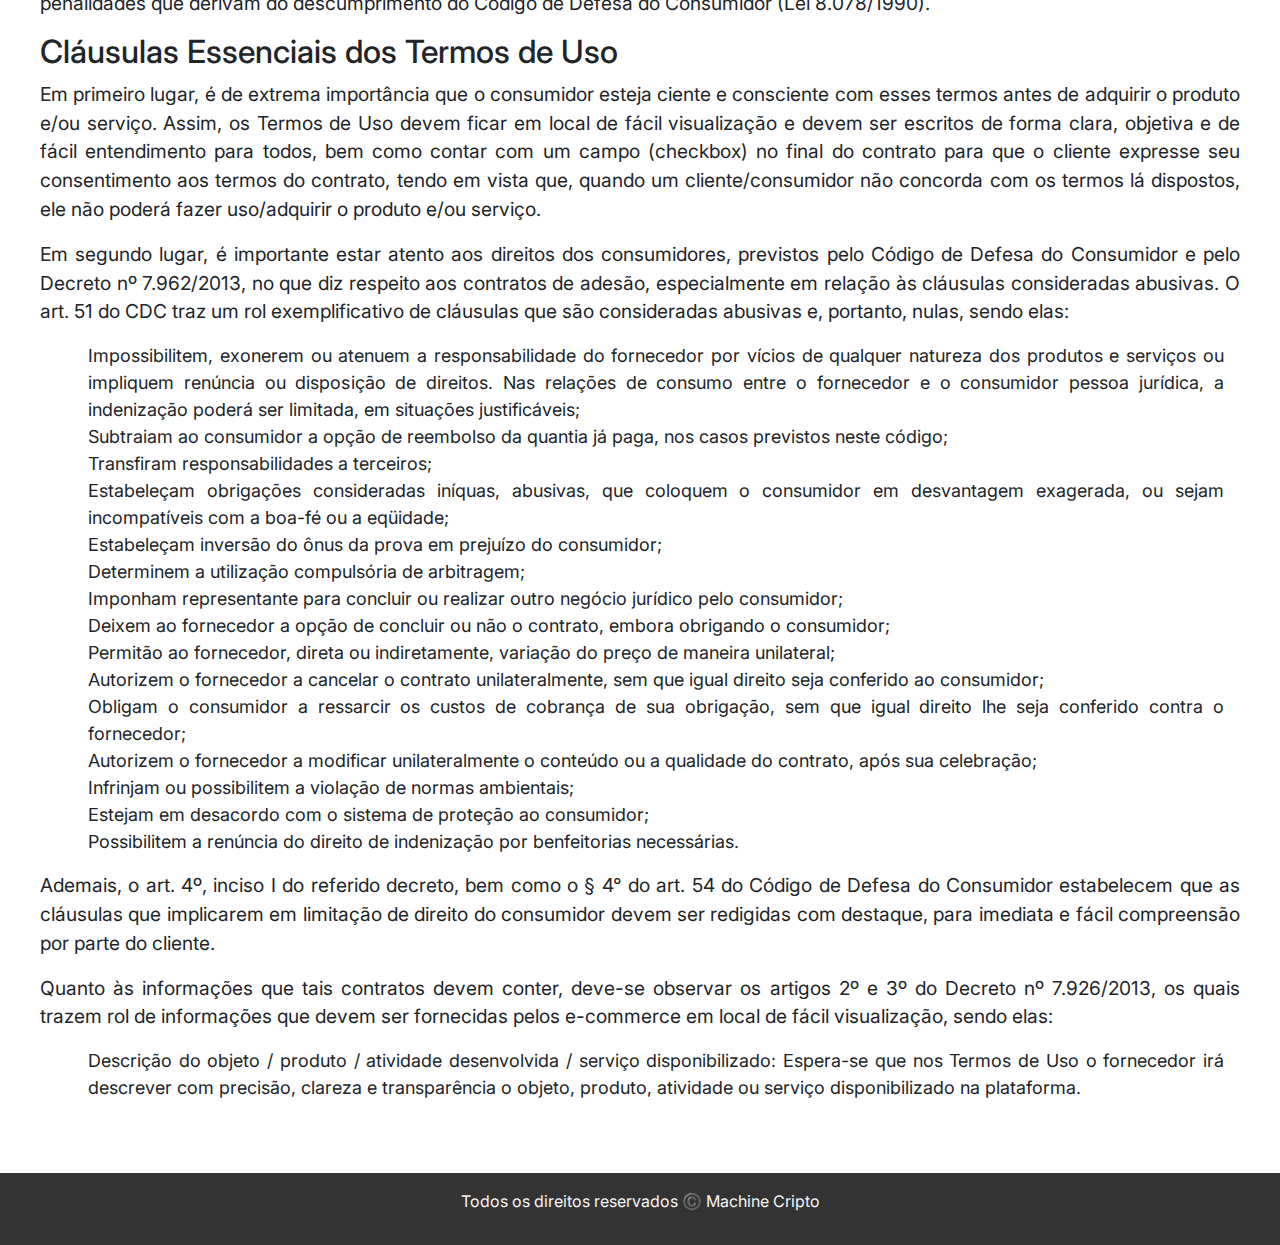
<file: Machine Cripto/pageDois/Termos.html>
<!DOCTYPE html>
<html lang="en">

<head>
    <meta charset="UTF-8">
    <meta charset="UTF-8">
    <meta name="viewport" content="width=device-width, initial-scale=1.0">
    <link rel="stylesheet" href="styles.css" <link rel="preconnect" href="https://fonts.googleapis.com">
    <link rel="preconnect" href="https://fonts.gstatic.com" crossorigin>
    <link
        href="https://fonts.googleapis.com/css2?family=Inter:ital,opsz,wght@0,14..32,100..900;1,14..32,100..900&display=swap"
        rel="stylesheet">
    <link rel="icon" href="../assets/logo.machinecrip.png">
    <title>Machine Cripto</title>
    <meta name="viewport" content="width=device-width, initial-scale=1.0">
    <link href="https://cdn.jsdelivr.net/npm/bootstrap@5.3.3/dist/css/bootstrap.min.css" rel="stylesheet"
        integrity="sha384-QWTKZyjpPEjISv5WaRU9OFeRpok6YctnYmDr5pNlyT2bRjXh0JMhjY6hW+ALEwIH" crossorigin="anonymous">
    <script src="https://cdn.jsdelivr.net/npm/bootstrap@5.3.3/dist/js/bootstrap.bundle.min.js"
        integrity="sha384-YvpcrYf0tY3lHB60NNkmXc5s9fDVZLESaAA55NDzOxhy9GkcIdslK1eN7N6jIeHz"
        crossorigin="anonymous"></script>
    <title>Document</title>
</head>
0

<body>
    <header>
        <nav class="navbar navbar-dark fixed-top" style="background-color: #272727;">
            <div class="container-fluid">
                <a class="navbar-brand" href="../index.html"><img class="logo_machine" src="../assets/logo.machinecrip.png"
                        alt=""></a>
                <button class="navbar-toggler" type="button" data-bs-toggle="offcanvas"
                    data-bs-target="#offcanvasNavbar" aria-controls="offcanvasNavbar" aria-label="Toggle navigation">
                    <span class="navbar-toggler-icon"></span>
                </button>
                <div class="offcanvas offcanvas-end" tabindex="-1" id="offcanvasNavbar"
                    aria-labelledby="offcanvasNavbarLabel">
                    <div class="offcanvas-header" style="background-color: #272727; color: #f6f6f6;">
                        <h5 class="offcanvas-title" id="offcanvasNavbarLabel">Menu</h5>
                        <button type="button" class="btn-close btn-close-white" data-bs-dismiss="offcanvas"
                            aria-label="Close"></button>
                    </div>
                    <div class="offcanvas-body" style="background-color: #272727; color: #f6f6f6;">
                        <ul class="navbar-nav justify-content-end pe-3">
                            <li class="nav-item">
                                <a class="nav-link active" aria-current="page" href="../index.html"
                                    style="color: #f6f6f6;">Home</a>
                            </li>
                            <li class="nav-item">
                                <a class="nav-link" href="./loguin.html" style="color: #f6f6f6;">Entre ou Cadastre-se</a>
                            </li>
                            <li class="nav-item dropdown">
                                <a class="nav-link dropdown-toggle" href="#" role="button" data-bs-toggle="dropdown"
                                    aria-expanded="false" style="color: #f6f6f6;">
                                    Mais
                                </a>
                                <ul class="dropdown-menu" style="background-color: #272727;">
                                    <li><a class="dropdown-item" href="./indexDois.html" style="color: #f6f6f6;">Sobre
                                            Nós</a></li>
                                    <li><a class="dropdown-item" href="./Termos.html" style="color: #f6f6f6;">Termos de
                                            uso</a></li>
                                    <li>
                                        <hr class="dropdown-divider" style="background-color: #f6f6f6;">
                                    </li>
                                    <li><a class="dropdown-item" href="#" style="color: #f6f6f6;">Atendimento ao
                                            cliente</a></li>
                                </ul>
                            </li>
                        </ul>
                        <form class="d-flex mt-3" role="search">
                            <input class="form-control me-2" type="search" placeholder="O que você procura?"
                                aria-label="Search">
                            <button class="btn btn-outline-success" type="submit">Pesquisar</button>
                        </form>
                    </div>
                </div>
            </div>
        </nav>

    </header>


    <main class="sessionTermos">
        <section class="termosDeuso">

            <div class="">
                <img class="logooo" src="../assets/LOGO__2_-removebg-preview.png" alt="">
                <h1 class=" " style="text-decoration: transparent;"></h1>
                <h2 class="">Sobre os Termos de Uso</h2>
                <p>
                    Neste conteúdo você irá encontrar tudo que precisa saber para desenvolver os Termos de Uso ideais
                    para disponibilizar em sua plataforma digital.
                </p>
                <p>
                    Como qualquer usuário do universo digital, você definitivamente já se deparou com um Termo de Uso em
                    algum website em que navegava. Pode ser que, na maioria das vezes, tenha ignorado sua presença e
                    simplesmente aceitado às condições delineadas muita atenção.
                </p>
                <p>
                    No entanto, de fato trata-se de um documento de alta relevância para qualquer serviço e portal
                    presente na esfera online, e neste conteúdo iremos expor as motivações e detalhes dessa realidade.
                </p>
                <h2>O que são Termos de Uso?</h2>
                <p>
                    Os Termos de Uso são um contrato celebrado entre o empreendedor (fornecedor) e o cliente
                    (consumidor/usuário) e são utilizados em plataformas digitais, sendo, portanto, obrigatórios para os
                    comércios eletrônicos (art. 4º, inciso I, Decreto nº 7.962/2013). Esse contrato serve para
                    estabelecer direitos e obrigações entre as partes, bem como indicar o produto e/ou o serviço
                    oferecido
                    .
                </p>
                <p>
                    Esse contrato enquadra-se na modalidade de contrato de adesão, elaborado
                    inteiramente por apenas uma das partes, em sua grande maioria o fornecedor, não dando ao consumidor
                    a
                    possibilidade de discutir o contrato ou propondo alterações.
                </p>
                <p>
                    Ressalta-se, ainda, que os Termos de Uso não equivalem à Política de Privacidade, que são documentos
                    por vezes complementares, porém diversos. Os Termos de Uso tratam da utilização do produto e/ou
                    serviço oferecido pela empresa, enquanto a Política de Privacidade diz respeito ao tratamento de
                    dados
                    pessoais dos usuários que a empresa realiza.
                </p>
                <p>
                    Nesse sentido, os Termos de Uso servem para definir a relação entre a empresa e seus clientes,
                    definindo obrigações de ambas as partes, as limitações de sua responsabilidade, bem como os direitos
                    dos consumidores. Por ser um contrato de adesão, que não dá liberdade ao cliente para alterar
                    cláusulas, o empreendedor deve ficar atento para alguns pontos.
                </p>

                <h2>Qual sua importância?</h2>
                <p>
                    Em outras palavras, pode-se dizer que o papel fundamental dos Termos de Uso será de estabelecer
                    normas de utilização da plataforma pelo usuário e delinear os limites da responsabilidade do
                    fornecedor.
                </p>
                <p>
                    Em verdade, a importância desta modalidade contratual engloba duas perspectivas opostas: por um
                    lado, fornecem proteção e segurança jurídica ao fornecedor, que faz uso dos Termos de Uso para
                    esclarecer limites, direitos e obrigações perante o consumidor; e de outro, fornecem transparência e
                    acessibilidade ao consumidor a respeito ao funcionamento da plataforma e aos seus direitos
                    nesse contexto.
                </p>
                <p>
                    Importante pontuar, em contrapartida, que para que os Termos de Uso cumpram com o seu propósito,
                    deverão ser elaborados de maneira bastante personalizada e adequada ao objeto da
                    plataforma digital em questão.
                </p>
                <p>
                    Na hipótese de suas indisposições se mostrarem incompletas, superficiais e omissas, o fornecedor
                    estaria, inclusive, sujeito a penalidades que derivam do descumprimento do Código de Defesa do
                    Consumidor (Lei 8.078/1990).
                </p>

                <h2>Cláusulas Essenciais dos Termos de Uso</h2>
                <p>
                    Em primeiro lugar, é de extrema importância que o consumidor esteja ciente e consciente com esses
                    termos antes de adquirir o produto e/ou serviço. Assim, os Termos de Uso devem ficar em local de
                    fácil visualização e devem ser escritos de forma clara, objetiva e de fácil entendimento para todos,
                    bem como contar com um campo (checkbox) no final do contrato para que o cliente expresse seu
                    consentimento aos termos do contrato, tendo em vista que, quando um cliente/consumidor não concorda
                    com os termos lá dispostos, ele não poderá fazer uso/adquirir o produto e/ou serviço.
                </p>
                <p>
                    Em segundo lugar, é importante estar atento aos direitos dos consumidores, previstos pelo Código de
                    Defesa do Consumidor e pelo Decreto nº 7.962/2013, no que diz respeito aos contratos de adesão,
                    especialmente em relação às cláusulas consideradas abusivas. O art. 51 do CDC traz um rol
                    exemplificativo de cláusulas que são consideradas abusivas e, portanto, nulas, sendo elas:
                </p>
                <ul>
                    <li>Impossibilitem, exonerem ou atenuem a responsabilidade do fornecedor por vícios de qualquer
                        natureza dos produtos e serviços ou impliquem renúncia ou disposição de direitos. Nas relações
                        de consumo entre o fornecedor e o consumidor pessoa jurídica, a indenização poderá ser limitada,
                        em situações justificáveis;</li>
                    <li>Subtraiam ao consumidor a opção de reembolso da quantia já paga, nos casos previstos neste
                        código;</li>
                    <li>Transfiram responsabilidades a terceiros;</li>
                    <li>Estabeleçam obrigações consideradas iníquas, abusivas, que coloquem o consumidor em desvantagem
                        exagerada, ou sejam incompatíveis com a boa-fé ou a eqüidade;</li>
                    <li>Estabeleçam inversão do ônus da prova em prejuízo do consumidor;</li>
                    <li>Determinem a utilização compulsória de arbitragem;</li>
                    <li>Imponham representante para concluir ou realizar outro negócio jurídico pelo consumidor;</li>
                    <li>Deixem ao fornecedor a opção de concluir ou não o contrato, embora obrigando o consumidor;</li>
                    <li>Permitão ao fornecedor, direta ou indiretamente, variação do preço de maneira unilateral;</li>
                    <li>Autorizem o fornecedor a cancelar o contrato unilateralmente, sem que igual direito seja
                        conferido ao consumidor;</li>
                    <li>Obligam o consumidor a ressarcir os custos de cobrança de sua obrigação, sem que igual direito
                        lhe seja conferido contra o fornecedor;</li>
                    <li>Autorizem o fornecedor a modificar unilateralmente o conteúdo ou a qualidade do contrato, após
                        sua celebração;</li>
                    <li>Infrinjam ou possibilitem a violação de normas ambientais;</li>
                    <li>Estejam em desacordo com o sistema de proteção ao consumidor;</li>
                    <li>Possibilitem a renúncia do direito de indenização por benfeitorias necessárias.</li>
                </ul>
                <p>
                    Ademais, o art. 4º, inciso I do referido decreto, bem como o § 4° do art. 54 do Código de Defesa do
                    Consumidor estabelecem que as cláusulas que implicarem em limitação de direito do consumidor devem
                    ser redigidas com destaque, para imediata e fácil compreensão por parte do cliente.
                </p>
                <p>
                    Quanto às informações que tais contratos devem conter, deve-se observar os artigos 2º e 3º do
                    Decreto nº 7.926/2013, os quais trazem rol de informações que devem ser fornecidas pelos e-commerce
                    em local de fácil visualização, sendo elas:
                </p>
                <ul>
                    <li>Descrição do objeto / produto / atividade desenvolvida / serviço disponibilizado: Espera-se que
                        nos Termos de Uso o fornecedor irá descrever com precisão, clareza e transparência o objeto,
                        produto, atividade ou serviço disponibilizado na plataforma.</li>
                    <div></div>

                </ul>
        </section>
    </main>
    <footer class="rodape">
        <p>Todos os direitos reservados ©️ Machine Cripto</p>
    </footer>
</body>

</html>
</file>
<file: Machine Cripto/pageDois/styles.css>
* {
  font-family: 'Inter', sans-serif;
}



.primeiraSessao {

  margin-top: 5rem;
  display: flex;
  align-items: center;
  justify-content: space-around;
  margin: 5rem;
  flex-direction: row; /* Mantém a direção padrão em telas grandes */
}

.primeiraSessaoTextos {
  align-items: left; 
  display: block; 
  text-align: left; 
  margin-bottom: 1rem; 
}


.contain {
  color: rgba(255, 255, 255, 0);
  width: 100%;
  height: 100%;
  --s: 200px; /* control the size */
  --c1: #1d1d1d;
  --c2: #4e4f51;
  --c3: #3c3c3c;

  background: repeating-conic-gradient(
        from 30deg,
        #0000 0 120deg,
        var(--c3) 0 180deg
      )
      calc(0.5 * var(--s)) calc(0.5 * var(--s) * 0.577),
    repeating-conic-gradient(
      from 30deg,
      var(--c1) 0 60deg,
      var(--c2) 0 120deg,
      var(--c3) 0 180deg
    );
  background-size: var(--s) calc(var(--s) * 0.577);
}





.logooo {
  display: flex;
  justify-content: center;
  margin: 0 auto;
  margin-top: 5rem;
  width: 35%;
}

.imagem11 {
  width: 70%; /* Mantém a largura de 70% em telas menores */
  height: auto;
  border-radius: 18px;
}

.titulos {
  font-size: 3vh;
  text-align: center;
}

.textos1 {
  justify-content: center;
  align-items: center;
  font-size: 2.4vh;
}

.logo_machine {
  width: 80px;
  height: 80px;
}

.imagem12{
  width: 50%;
  height: auto;
}

.segundaSessaoTextos{
  display: block;
  align-items: center;
  padding:1.5rem ;
  margin: 2rem;
  
}

.segundaSessao {
  padding-top: 5rem;

  align-items: center;
  margin: 0 auto;
}

.d-block {
  width: 95%;
  height: auto;
  align-items: center;
  margin: 0 auto;
}

.sessaoDeInformacoes {
  flex-direction: column;
  margin-top: 3.5rem;
  align-items: center;
  display: flex;
    align-items: center;
    justify-content: center; /* Centraliza os itens do contêiner */
    flex-direction: column; /* Muda a direção para coluna, se necessário */
    width: 100%;
    padding: 0;;
}

info ul, ol{
  list-style: none; /* Remove os marcadores padrão */
    padding: 0; /* Remove o preenchimento padrão */
    margin: 0 auto; /* Centraliza a lista */
    text-align: center; /* Alinha o texto da lista ao centro */
    list-style: none; /* Remove os marcadores padrão */
}

li {
  
  margin: 0 1rem; /* Espaço entre os itens */
}

.sessaoDeObjetivos {
  display: flex;
  align-items: center;
  justify-content: space-around;
  margin: 5rem;
  flex-direction: row; /* Mantém a direção padrão em telas grandes */
}

.rodape {
  color: #f6f6f6;
  margin-top: 2rem;
  padding-top: 2rem;
  margin: 0 auto;
  display: block;
  align-items: center;
  justify-content: center;
  background-color: #333;
  padding: 1rem;
  text-align: center;
  margin-top: 1rem;
}

.sessaoDeObjetivosTexto {
  font-size: 2vh;
}

li.textos1{
  list-style: none;
}

li{
  list-style: none;
}

/* Responsividade para telas menores (tablets e celulares) */
@media (max-width: 1025px) {

  li.textos1{
    list-style: none;
    align-items: center;
    text-align: center;
    padding-top: 1rem;
  }

  p.textos1{
    margin: 2rem;
  }

  div.pagina{
    margin: 0;
    padding: 0;
  }

  div.segundaSessao{
    padding-top: 0;
  }

  img.d-block {
    width: 160%;
    height: auto;
  }

  .segundaSessaoTextos{
    margin-top: 3rem;
  }

  div.pagina{
    margin-top: 2rem;
  }


  .sessaoDeInformacoes{
    /* background-color: #4cf000; */
    padding: 0.5rem;
  }
  

  .primeiraSeesaoTextos {
    padding: 1rem;
  }

  .titulos, .titulos1{
    align-items: center;
    text-align: center;
  }

  .textos1{
    padding: 0.1;
  }

  .d-block{
    width: 100%;
  }

  .pagina{
    padding: 0.5rem;

  }
  .primeiraSessao {
    flex-direction: column; /* Muda a direção para coluna em telas menores que 1024px */
    align-items: center; /* Centraliza os itens horizontalmente */
    padding-top: 6.2rem;
    margin: 0 auto;
  }

  .sessaoDeObjetivos {
    flex-direction: column; /* Muda a direção para coluna em telas menores */
    align-items: center; /* Centraliza os itens horizontalmente */
    margin: 0.5rem; /* Ajusta a margem para telas menores */
  }

  .logooo {
    width: 70%; /* Ajusta a largura da logo */
  }

  .imagem12 {
    width: 90%; /* Mantém a largura de 70% em telas menores */
    height: auto;
  }

  .titulos1, .textos1, .sessaoDeObjetivosTexto {
    /* padding-top: 2rem; */
    font-size: 2vh; /* Ajusta a fonte para telas menores */
  }

  div.container{
    width: 100vh;
    gap: 2rem;
    /* padding: 3rem; */
  }

  p.tituloss{
    text-align: center;
    font-size: 2.5vh;
    gap: 2rem;
    padding-top: 1rem;
    margin: 0 auto;
    align-items: center;
  }

  div.container-card-charts{
    margin: 0 auto;
    align-items: center;
  }

  @media (max-width: 760px) {

    img.imagem11{
      width: 100%;
    }

    div.info{
      padding-top: 2rem;
      margin: 0 auto; /* Centraliza a div */
      display: flex; /* Usa flexbox para alinhamento */
      flex-direction: column; /* Empilha os itens verticalmente */
      align-items: center; /* Centraliza os itens horizontalmente */
      text-align: center; /* Alinha o texto dentro da div ao centro */
    }

    ul.textos1{
      padding: 0;
      margin: 0 auto; /* Centraliza a div */
      display: flex; /* Usa flexbox para alinhamento */
      flex-direction: column; /* Empilha os itens verticalmente */
      align-items: center; /* Centraliza os itens horizontalmente */
      text-align: center; /* Alinha o texto dentro da div ao centro */
    }

    h2.titulos{
      padding-top: 2rem;
      
    }

    div.sessaoDeInformacoes {
      text-align: center; /* Alinha o texto ao centro */
      margin: 0; /* Remove margens */
      display: flex; /* Usando flexbox para alinhamento */
      flex-direction: column; /* Empilha os itens verticalmente */
      align-items: center; /* Centraliza os itens horizontalmente */
      padding: 0;
  }
  
  div.sessaoDeInformacoes li {
      text-align: center; /* Alinha o texto ao centro */
      margin: 0.5rem 0; /* Espaçamento vertical entre os itens */
      list-style: none; /* Remove os marcadores da lista, se necessário */
  }
  

    img.imagem12{
      margin: 0 auto;
      align-items: center;
    }

    div.container {
      display: row;
      flex-direction: column; /* Empilha os itens em coluna */
      align-items: center; /* Centraliza os itens horizontalmente */
      justify-content: center; /* Centraliza os itens verticalmente */
      margin: 0 ;
      width: 100%; /* Garante que o contêiner ocupe toda a largura */
      gap: 0;
      padding: 0;
    }
    div.d-block {
      display: flex; /* Adiciona flexbox para centralizar */
      flex-direction: column; /* Empilha os itens em coluna */
      align-items: center; /* Centraliza os itens horizontalmente */
      margin: 0 auto; /* Centraliza o contêiner */
  }
  
  div.container-card-charts {
    width: 300px;
    padding: 0;
      display: flex; /* Adiciona flexbox para centralizar */
      flex-direction: column; /* Alinha os itens em coluna */
      align-items: center; /* Centraliza os itens horizontalmente */
      margin: 0 auto; /* Centraliza o contêiner */
  }

    img.d-block{
      padding-right: 4rem;
      width: 200%;
      height: auto;

    }

    p.tituloss{
      width: 90%; /* A largura do texto ocupa 90% em telas menores */
      text-align: center; /* Alinha o texto ao centro */
      margin: 0 auto 1rem; /* Centraliza horizontalmente e adiciona espaço abaixo */
      display: block; /* Garante que o texto ocupe toda a largura disponível */
      padding: 1rem; /* Ajusta o preenchimento do texto */
      font-size: 2vh;
      margin-top: 1rem;
      /* color: white; */
    }

    .primeiraSessao{
      margin-top: 2rem;
    }

    .segundaSessaoTextos{
      margin-top: 2rem;
      margin: 0.5rem;
    }
    .primeiraSessao {
      display: block;
      flex-direction: column; /* Muda a direção para coluna em telas menores que 390px */
      align-items: center; /* Centraliza os itens horizontalmente */
      padding: 1rem;
      margin: 0; /* Remove a margem grande */
    }
  
    .sessaoDeObjetivos {
      flex-direction: column; /* Muda a direção para coluna em telas menores */
      align-items: center; /* Centraliza os itens horizontalmente */
      margin: 1rem; /* Ajusta a margem para telas menores */
    }
  
    .logooo {
      width: 70%; /* Ajusta a largura da logo */
    }
    .d-block{
      width: 140%;
    }
    .imagem11 {
      width: 80%; /* Mantém a largura de 80% em telas menores */
      height: auto;
    }
    

    div.pagina{
        margin: 0 auto;
        padding: 0;
    }

    .titulos1, .textos1, .sessaoDeObjetivosTexto {
      font-size: 2vh; /* Ajusta a fonte para telas menores */
      text-align: justify; /* Justifica o texto */
    }
  }
  
}





.btnNovaPagina{
  position: relative;
  display: inline-block;
  margin: 15px;
  padding: 15px 30px;
  text-align: center;
  font-size: 18px;
  letter-spacing: 1px;
  text-decoration: none;
  color: #ffffff;
  background: #a16100;
  cursor: pointer;
  transition: ease-out 0.5s;
  border: 2px solid #7a4900;
  border-radius: 15px;
  box-shadow: inset 0 0 0 0 #ff9100;
}

.btnNovaPagina:hover {
  color: rgb(0, 0, 0);
  box-shadow: inset 0 -100px 0 0 #ebae69;
}

.btnNovaPagina:active {
  transform: scale(0.9);
}

.sessaoCartao{
  display: flex;
  margin: 0 auto;
  justify-content: center;
  padding-top: 0.4rem;

}

.textfinal{
  display: flex;
  margin: 0 auto;
  padding-top: 1rem;
  justify-content: center;
}

.container {
  width: 100%;
  height: 100%;
  --s: 82px;
  --c1: #b2b2b2;
  --c2: #ffffff;
  --c3: #d9d9d9;

  --_g: var(--c3) 0 120deg, #0000 0;
  background: conic-gradient(from -60deg at 50% calc(100% / 3), var(--_g)),
    conic-gradient(from 120deg at 50% calc(200% / 3), var(--_g)),
    conic-gradient(
      from 60deg at calc(200% / 3),
      var(--c3) 60deg,
      var(--c2) 0 120deg,
      #0000 0
    ),
    conic-gradient(from 180deg at calc(100% / 3), var(--c1) 60deg, var(--_g)),
    linear-gradient(
      90deg,
      var(--c1) calc(100% / 6),
      var(--c2) 0 50%,
      var(--c1) 0 calc(500% / 6),
      var(--c2) 0
    );
  background-size: calc(1.732 * var(--s)) var(--s);
}

.container-card-charts {
  position: relative;
  width: 400px;
  height: 300px;
  background: linear-gradient(
    to top,
    rgba(255, 255, 255),
    rgba(255, 255, 255, 0.1)
  );
  border-radius: 32px;
  padding: 1.6px;
  box-shadow: 0 0px 80px -10px rgba(255, 255, 255, 0.15);
}
.container-card-charts::before {
  position: absolute;
  content: "";
  bottom: -40px;
  left: 50%;
  transform: translateX(-50%);
  width: 80px;
  height: 80px;
  background-color: #777777;
  z-index: -10;
  filter: blur(70px);
}
.card-charts {
  width: 100%;
  height: 100%;
  background: radial-gradient(ellipse at center, #1b1b1b, #000000);
  border-radius: 32px;
  display: flex;
  flex-direction: column;
  overflow: hidden;
}
.charts-lines {
  position: relative;
  width: 100%;
  height: 100%;
}
.charts-lines i {
  position: absolute;
  inset: 0;
  display: flex;
  width: 100%;
  height: 100%;
}
.lines {
  position: absolute;
  inset: 0;
  display: flex;
  justify-content: space-between;
}
.lines span {
  width: 1.5px;
  height: 100%;
  margin: 0 18px;
  background: linear-gradient(
    to top,
    rgba(255, 255, 255, 0) 0%,
    rgba(255, 255, 255, 0.025) 50%,
    rgba(255, 255, 255, 0) 100%
  );
}
.tags-card {
  display: flex;
  align-items: center;
  justify-content: space-between;
  padding: 20px;
}
.tags-card .radio {
  position: relative;
  display: flex;
  align-items: center;
  justify-content: center;
  width: 40px;
  border-radius: 12px;
  color: #a7a7a7;
  font-family: "Segoe UI", Tahoma, Geneva, Verdana, sans-serif;
  font-size: 8px;
  font-weight: 600;
  cursor: pointer;
}
.tags-card .radio:hover {
  color: #ffffff;
}
.tags-card .radio input {
  display: none;
}

.tags-card .radio .name {
  width: 100%;
  padding: 6px;
  display: flex;
  align-items: center;
  justify-content: center;
  border-radius: 12px;
  z-index: 1;
}

.tags-card .radio input:checked + .name {
  color: #ffffff;
  background: linear-gradient(15deg, #898989, #181818, #000000);
  transform: scale(1.1);
}

.tags-card .radio input:checked + .name::before {
  position: absolute;
  background-color: #212121;
  content: "";
  inset: 1px;
  z-index: -1;
  border-radius: 12px;
}

.main-texts {
  display: flex;
  flex-direction: column;
  padding: 0 20px;
  font-weight: 500;
}
.main-texts .title {
  background-image: linear-gradient(to top left, #92400e, #f9d86d, #a6a6a6);
  background-clip: text;
  -webkit-background-clip: text;
  color: transparent;
}
.main-texts .change {
  background-image: linear-gradient(to right, #ffffff, #ffffff);
  background-clip: text;
  -webkit-background-clip: text;
  color: transparent;
}
.charts-lines path {
  opacity: 0;
}
.card-charts svg {
  transition: transform 0.5s ease;
}
.card-charts:hover svg {
  transform: scale(1.5);
}
.icon-week path {
  animation: draw 8s ease infinite;
}
.icon-month path {
  animation: draw 8s 3s ease infinite;
}

@keyframes draw {
  0% {
    stroke-dashoffset: 1500;
    opacity: 0.8;
  }
  50% {
    stroke-dashoffset: 0;
  }
  100% {
    stroke-dashoffset: -1500;
    opacity: 0.8;
  }
}

.container {
  display: flex; /* Usa flexbox */
  align-items: center; /* Centraliza verticalmente os itens */
  justify-content: space-between; /* Espaça os itens entre as extremidades */
  flex-wrap: wrap; /* Permite quebra de linha se necessário */
}
.tituloss {
  border-radius: 12px;
  font-size: 2.5vh;
  margin: 0; /* Define margem como zero */
  padding: 0.5rem; /* Define um espaço interno */
  text-align: left; /* Alinha o texto à esquerda */
  background-color: #f6f6f6; /* Fundo do texto */
  width: 60%; /* Define uma largura para garantir espaço adequado */
}

.copy{
  border-radius: 12px;
  font-size: 2.5vh;
  margin: 0; /* Define margem como zero */
  padding: 0.5rem; /* Define um espaço interno */
  text-align: left; /* Alinha o texto à esquerda */
  background-color: #f6f6f6; /* Fundo do texto */
  width: 60%; /* Define uma largura para garantir espaço adequado */
}

.sessionTermos {
  margin: 0 auto;
  font-size: 2vh; /* Você pode manter isso ou usar uma unidade relativa */
  padding: 0.5rem;
}

.logooo {
  width: 30%;
  height: auto;
}

.termosDeuso {
  margin: 0 auto;
  text-align: justify;
  padding: 2rem;
}

.termosDeuso p {
  margin-bottom: 1rem; /* Espaçamento entre os parágrafos */
  font-size: 1.5vw; /* Tamanho da fonte responsivo */
}

/* Media query para ajustar o tamanho da fonte em telas menores */
@media (max-width: 600px) {
  .termosDeuso p {
    font-size: 4vw; /* Aumenta o tamanho da fonte em telas pequenas */
  }
}

.rodapee {

  position: fixed; /* ou 'absolute' se você não quer que ele fique sempre na tela */
  bottom: 0; /* Posiciona o footer na parte inferior da janela */
  left: 0; /* Alinha à esquerda */
  width: 100%; /* Faz o footer ocupar toda a largura */
  background-color: #333; /* Altere a cor conforme necessário */
  color: white; /* Cor do texto */
  padding: 1rem; /* Adiciona um pouco de espaço interno */
  text-align: center; /* Centraliza o texto */
}



.mainmain{
  margin-top: 8rem;
}

.sessaoLoguin {
  margin-top: 1rem;
  display: flex; /* Ativa o Flexbox */
  flex-direction: row; /* Garante que os itens fiquem lado a lado */
  justify-content: center; /* Centraliza os itens horizontalmente */ 
  background-color: #fff;
  padding: 2rem;
  gap: 2rem;
  border-radius: 3rem;
  max-width: 90%; /* Limita a largura máxima para ser responsivo */
  margin: 5rem auto; /* Centraliza com auto e reduz a margem */
  border: 5px solid #0000;
  border-radius: 3rem;
  background: linear-gradient(#ffffff, #ffffff) padding-box, linear-gradient(
        var(--angle),
        #ffffff,
        #e65a04,
        #c2ae009a

      ) border-box;
  animation: 4s rotate linear infinite;
}

@keyframes rotate {
  to {
    --angle: 360deg;
  }
}

@property --angle {
  syntax: "<angle>";
  initial-value: 0deg;
  inherits: false;
}


.campodeLoguin {
  display: flex;
  align-items: center;
}

.imgConta {
  width: 95%; /* Ajusta a largura */
  max-width: auto; /* Limite máximo para telas pequenas */
  border-radius: 10rem;
}

.form {
  font-size: 2vh;
  display: flex;
  flex-direction: column;
  gap: 10px;
  border-radius: 20px;
  font-family: -apple-system, BlinkMacSystemFont, 'Segoe UI', Roboto, Oxygen, Ubuntu, Cantarell, 'Open Sans', 'Helvetica Neue', sans-serif;
}

::placeholder {
  font-family: inherit; /* Usa a mesma fonte da input */
}

.form button {
  align-self: flex-end;
}

.flex-column > label {
  color: #151717;
  font-weight: 600;
}

.inputForm {
  border: 1.5px solid #ecedec;
  border-radius: 10px;
  height: 50px;
  display: flex;
  align-items: center;
  padding-left: 10px;
  transition: 0.2s ease-in-out;
}

.input {
  margin-left: 10px;
  border-radius: 10px;
  border: none;
  width: 100%; /* Mantém a largura da input ao pai */
  height: 100%;
}

.input:focus {
  outline: none;
}

.inputForm:focus-within {
  border: 1.5px solid #f58b00;
}

.flex-row {
  display: flex;
  flex-direction: row;
  align-items: center;
  gap: 10px;
  justify-content: space-between;
}

.flex-row > div > label {
  font-size: 14px;
  color: black;
  font-weight: 400;
}

.solicitar{
  font-size: 14px;
  margin-left: 5px;
  color: #805f07;
  font-weight: 500;
  cursor: pointer;
}

.span {
  font-size: 14px;
  margin-left: 5px;
  color: #805f07;
  font-weight: 500;
  cursor: pointer;
}

.button-submit {
  margin: 20px 0 10px 0;
  background-color: #151717;
  border: none;
  color: white;
  font-size: 15px;
  font-weight: 500;
  border-radius: 10px;
  height: 50px;
  width: 100%;
  cursor: pointer;
}

.p {
  text-align: center;
  color: black;
  font-size: 14px;
  margin: 5px 0;
}

.btn {
  margin-top: 10px;
  width: 100%;
  height: 50px;
  border-radius: 10px;
  display: flex;
  justify-content: center;
  align-items: center;
  font-weight: 500;
  gap: 10px;
  border: 1px solid #ededef;
  background-color: white;
  cursor: pointer;
  transition: 0.2s ease-in-out;
}

.btn:hover {
  border: 1px solid #fc7c05;
}

.cont {
  width: 100%;
  --s: 300px;
  --c1: #1d1d1d;
  --c2: #4e4f51;
  --c3: #3c3c3c;
  
  background: repeating-conic-gradient(
        from 30deg,
        #0000 0 120deg,
        var(--c3) 0 180deg
      )
      calc(0.5 * var(--s)) calc(0.5 * var(--s) * 0.577),
    repeating-conic-gradient(
      from 30deg,
      var(--c1) 0 60deg,
      var(--c2) 0 120deg,
      var(--c3) 0 180deg
    );
  background-size: var(--s) calc(var(--s) * 0.577);
}

/* Media Queries para Responsividade */
@media (max-width: 600px) {

  rodapee{
    position: relative
  }
  .sessaoLoguin {
    flex-direction: column; /* Muda a direção para coluna em telas menores */
    margin: 3rem 1rem; /* Ajusta margens */
  }

  .imgConta {
    display: none;
  }

  .form {
    width: 100%; /* Mantém a largura total */
  }
}

@media (max-width: 600px) {
  .imgConta{
    display: none;
  }
  .mainmain{
    margin-top: 5rem;
  }

  .sessaoLoguin{
    margin: 0 auto;
  }

}

/* Tela Iphone Pro Max */
@media (min-width: 429px) and ( max-width: 500px ) {

  .imgConta{
    display: none;
  }
  
  .mainmain{
    margin-top: 9.1rem;
  }

  div.sessaoLoguin{
    margin: 0 auto;
    font-size: 2vh;
    width: 190%;

  }

  form.form{
    gap: 1.4rem;
  }
}

/* Tela Iphone Pro*/
@media (min-width: 300px) and ( max-width: 391px ) {

  .imgConta{
    display: none;
  }
  
  .mainmain{
    margin-top: 7.5rem;
  }

  div.sessaoLoguin{
    margin: 0 auto;
    font-size: 2vh;
    width: 190%;

  }

  form.form{
    gap: 1.2rem;
  }
}

/* Tela Iphone Normal*/
@media (min-width: 400px) and ( max-width: 415px ) {

  .imgConta{
    display: none;
  }
  
  .mainmain{
    margin-top: 7.8rem;
  }

  div.sessaoLoguin{
    margin: 0 auto;
    font-size: 2vh;
    width: 190%;

  }

  form.form{
    gap: 1.5rem;
  }
}

@media (min-width: 389px) and ( max-width: 360px ){   .imgConta{
  display: none;
}

.mainmain{
  margin-top: 7.5rem;
}

div.sessaoLoguin{
  margin: 0 auto;
  font-size: 2vh;
  width: 190%;

}

form.form {
  gap: 1.2rem;
}

}

/* Iphone SE, 8, 7 (...) */
@media (min-width: 300px) and ( max-width: 375px ){   .imgConta{
  display: none;
}

.mainmain{
  margin-top: 5.7rem;
}

.sessaoLoguin{
  margin: 0 auto;
  font-size: 1vh;
  width: 10%;

}

form.form {
  gap: 0.3rem;
}

} 

/* pocket */
@media (min-width: 530px) and ( max-width: 560px ){   .imgConta{
  display: none;
}

.mainmain{
  margin-top: 6.8rem;
}

.sessaoLoguin{
  margin: 0 auto;
  font-size: 2vh;


}

form.form {
  gap: 0.5rem;
}

} 


/* tablets grandes */

@media (min-width: 819px) and (max-width: 821px) {
  .imgConta {
    width: 70%; /* Aumenta a largura para iPads */
    height: auto; /* Deixa a altura automática */
    margin: 0 auto; /* Centraliza a imagem */
  }

  .imagemlo {
    margin-top: -5%; /* Ajuste a margem conforme necessário */
    display: flex;
    justify-content: center; /* Centraliza horizontalmente */
  }

  .mainmain {
    padding-top: 4.5rem;
    margin-top: 4.5rem; /* Ajusta a margem superior */
  }

  .sessaoLoguin {
    gap: 0.5rem; /* Aumenta o gap para maior espaçamento */
    padding: 1rem;
    margin: 0 auto;
    font-size: 1.6vh; /* Ajuste a fonte para iPads */
    align-items: center;
  }

  form.form {
    margin-right: 7rem;
    gap: 2rem; /* Ajusta o espaçamento do formulário */
  }
}

@media (min-width: 700px) and (max-width: 850px) {
  .imgConta {
    width: 70%; /* Aumenta a largura para iPads */
    height: auto; /* Deixa a altura automática */
    margin: 0 auto; /* Centraliza a imagem */
  }

  .imagemlo {
    margin-top: -5%; /* Ajuste a margem conforme necessário */
    display: flex;
    justify-content: center; /* Centraliza horizontalmente */
  }

  .mainmain {
    padding-top: 4.5rem;
    margin-top: 4.5rem; /* Ajusta a margem superior */
  }

  .sessaoLoguin {
    gap: 0.5rem; /* Aumenta o gap para maior espaçamento */
    padding: 1rem;
    margin: 0 auto;
    font-size: 1.6vh; /* Ajuste a fonte para iPads */
    align-items: center;
  }

  form.form {
    margin-right: 7rem;
    gap: 2rem; /* Ajusta o espaçamento do formulário */
  }
}

/* Estilo para o select */
.select-input {
    background-color: #fff; /* Cor padrão */
    border: 1px solid #ccc; /* Borda padrão */
    padding: 10px;
    border-radius: 4px;
    width: 100%; /* Para preencher o espaço disponível */
}

/* Estilo para o hover do select */
.select-input:hover {
    background-color: #f6f6f6; /* Cor de fundo no hover */
}


.custom-checkbox { gap: 1rem;
  display: inline-flex;
  align-items: center;
  cursor: pointer;
  user-select: none;
  font-size: 16px;
  color: #333;
  transition: color 0.3s;
}

.custom-checkbox input[type="checkbox"] {
  display: none;
}

.custom-checkbox .checkmark {
  width: 24px;
  height: 24px;
  border: 2px solid #333;
  border-radius: 4px;
  display: flex;
  align-items: center;
  justify-content: center;
  margin-right: 10px;
  transition: background-color 0.3s, border-color 0.3s, transform 0.3s;
  transform-style: preserve-3d;
}

.custom-checkbox .checkmark::before {
  content: "\2713";
  font-size: 16px;
  color: transparent;
  transition: color 0.3s, transform 0.3s;
}

.custom-checkbox input[type="checkbox"]:checked + .checkmark {
  background-color: #fdb00a;
  border-color: #ff5404;
  transform: scale(1.1) rotateZ(360deg) rotateY(360deg);
}

.custom-checkbox input[type="checkbox"]:checked + .checkmark::before {
  color: #fff;
}

.custom-checkbox:hover {
  color: #666;
}

.custom-checkbox:hover .checkmark {
  border-color: #666;
  background-color: #f0f0f0;
  transform: scale(1.05);
}

.custom-checkbox input[type="checkbox"]:focus + .checkmark {
  box-shadow: 0 0 3px 2px rgba(0, 0, 0, 0.2);
  outline: none;
}

.custom-checkbox .checkmark,
.custom-checkbox input[type="checkbox"]:checked + .checkmark {
  transition: background-color 1.3s, border-color 1.3s, color 1.3s, transform 0.3s;
}
</file>
<file: Machine Cripto/pageDois/style2.css>
body {
    font-family: 'Inter', sans-serif;

}

header {
    width: 100%;
    background-color: #333;
    color: #fff;
}

.logo_machine {
    width: 80px;
    height: 80px;
}





.imagem1 {
    display: flex;
    padding: 0;
    margin: 0 auto;
    max-width: 100%;
    width: 600px;
    height: auto;
    align-items: center;
    justify-content: center;
}

.contain2 {
    display: flex;
    align-items: center;
    justify-content: center;
}

.termosDeuso {
    margin: 2rem;
    padding: 1rem;
}

.termosDeuso {
    margin: 2rem;
    /* Margem padrão */
    padding: 1rem;
    /* Padding padrão */
}

/* Media Query para telas menores */
@media (max-width: 768px) {
    .termosDeuso {
        margin: 1rem;
        /* Reduz a margem */
        padding: 0.5rem;
        /* Reduz o padding */
    }
}

/* Media Query para telas ainda menores */
@media (max-width: 480px) {
    .termosDeuso {
        margin: 0.5rem;
        /* Reduz ainda mais a margem */
        padding: 0.25rem;
        /* Reduz ainda mais o padding */
    }
}


.botaodiv {
    display: block;
    align-items: center;

    padding: 1rem, 1rem, 1rem, 1rem;
}



* {
    margin: 0;
    padding: 0;
    box-sizing: border-box;
}

body {
    font-family: 'Inter', sans-serif;
    line-height: 1.6;
    background-color: #f4f4f4;
    color: #000000;
}

.cabeçalho {
    /* background-color: #007bff; */
    color: #fff;
    padding: 15px 0;
}

.barra-navegacao {
    display: flex;
    justify-content: space-between;
    align-items: center;
    max-width: 1200px;
    margin: 0 auto;
    padding: 0 20px;
}

.logo {
    margin-top: 10rem;
    width: 150px;
}

.links-navegacao {
    list-style: none;
    display: flex;
}

.links-navegacao li {
    margin: 0 15px;
}

.links-navegacao a {
    color: #fff;
    text-decoration: none;
    font-weight: bold;
}

.hero {
    position: relative;
}

.banner {
    width: 100%;
    height: auto;
    display: block;
}

.texto-hero {
    position: absolute;
    top: 50%;
    left: 50%;
    transform: translate(-50%, -50%);
    color: #fff;
    text-align: center;
}

.texto-hero h1 {
    font-size: 3rem;
    margin-bottom: 10px;
}

.texto-hero p {
    font-size: 1.25rem;
}

.container {
    background-color: #f4f4f4;
}

@keyframes shadowAnimation {
    0% {
        box-shadow: 0 4px 8px rgb(255, 166, 0), 0 0 0 rgba(255, 255, 0, 0.5), 0 0 0 rgba(169, 169, 169, 0.5);
    }

    50% {
        box-shadow: 0 4px 8px rgb(255, 255, 4), 0 0 0 rgb(255, 166, 0), 0 0 0 rgba(169, 169, 169, 0.5);
    }

    25% {
        box-shadow: 0 4px 8px rgb(165, 120, 15), 0 0 0 rgba(255, 255, 0, 0.5), 0 0 0 rgba(255, 165, 0, 0.5);
    }

    25% {
        box-shadow: 0 4px 8px rgba(255, 167, 4, 0.781), 0 0 0 rgba(255, 255, 0, 0.5), 0 0 0 rgba(255, 165, 0, 0.5);
    }
}

/*  
section {
    margin-bottom: 20px;
    padding: 20px;
    background-color: #fff;
    border-radius: 8px;
    box-shadow: 0 4px 8px rgba(255, 165, 0, 0.5);
    animation: shadowAnimation 5s ease-in-out infinite;
}
*/

.caracteristicas ul,
.detalhes-tecnicos ul {
    list-style: none;
}

.caracteristicas li,
.detalhes-tecnicos li {
    background-color: #f9f9f9;
    margin-bottom: 10px;
    padding: 15px;
    border-radius: 6px;
}

.caracteristicas li:nth-child(odd),
.detalhes-tecnicos li:nth-child(odd) {
    background-color: #e9ecef;
}

.chamada-acao {
    text-align: center;
}

.botao-cta {
    display: inline-block;
    padding: 25px 30px;
    color: #fff;
    text-decoration: none;
    font-size: 1.25rem;
    border-radius: 5px;
    background: linear-gradient(141deg, #bb890b, #ffb700, #817044, #d39b0b, #997109);
    background-size: 1000% 1000%;
    animation: AnimationName 5s ease infinite;
    /* Definido um tempo para animação */
}

@keyframes AnimationName {
    0% {
        background-position: 0% 5%;
    }

    50% {
        background-position: 100% 96%;
    }

    100% {
        background-position: 0% 5%;
    }
}


.rodape {
    color: #f6f6f6;
    margin-top: 3rem;
    padding-top: 1rem;
    margin: 0 auto;
    display: block;
    align-items: center;
    justify-content: center;
    background-color: #333;
    padding: 1rem;
    text-align: center;
}


.sessondiv {
    margin: 0 auto;
    display: flex;
    align-items: center;
}



.divImagem1 {
    margin: 0 auto;
    align-items: center;
    justify-content: center;


}




.rodape {
    margin-top: 3rem;
    padding-top: 1rem;
    margin: 0 auto;
    display: block;
    align-items: center;
    justify-content: center;
    background-color: #333;
    padding: 1rem;
}



/* Estilos básicos */
* {
    box-sizing: border-box;
    margin: 0;
    padding: 0;
    font-family: Arial, sans-serif;
}

body {
    /* display: flex; */
    justify-content: center;
    align-items: center;
    height: 100vh;
    background-color: #f5f5f5;
}

.container {
    width: 100%;
    max-width: 600px;
    /* Aumentado para caber mais conteúdo */
    padding: 30px;
    /* Aumentado para dar mais espaço */
    background-color: #fff;
    border-radius: 10px;
    box-shadow: 0px 4px 12px rgba(0, 0, 0, 0.1);
}

/* Título */
.container h1 {
    font-size: 1.8rem;
    /* Aumentado para melhorar a visibilidade */
    color: #d4af37;
    /* Dourado */
    text-align: center;
    margin-bottom: 1.5rem;
}

/* Formulário */
#formCriarConta {
    display: grid;
    /* Alterado para grid */
    grid-template-columns: repeat(2, 1fr);
    /* Duas colunas */
    gap: 1.2rem;
    /* Espaçamento entre os campos */
}

#formCriarConta label {
    font-size: 0.9rem;
    color: #333;
    margin-bottom: 0.5rem;
}

/* Campos de entrada */
#formCriarConta input,
#formCriarConta select {
    padding: 0.8rem;
    font-size: 1rem;
    border: 1px solid #ddd;
    border-radius: 8px;
    background-color: #fafafa;
    transition: border-color 0.3s ease;
}

#formCriarConta input:focus,
#formCriarConta select:focus {
    outline: none;
    border-color: #d4af37;
    /* Dourado */
}

/* Botão de submissão */
#formCriarConta button {
    grid-column: span 2;
    /* Faz o botão ocupar duas colunas */
    padding: 0.8rem;
    font-size: 1rem;
    color: #fff;
    background-color: #d4af37;
    /* Dourado */
    border: none;
    border-radius: 8px;
    cursor: pointer;
    transition: background-color 0.3s ease;
    font-weight: bold;
}

#formCriarConta button:hover {
    background-color: #c5a12e;
    /* Dourado mais escuro para hover */
}


.carousel {
    display: flex;
    overflow: hidden;
    width: 100%;
    margin-top: 20px;
}

.carousel-image {
    width: 100%;
    border-radius: 10px;
    transition: transform 0.5s ease-in-out;
}


@media (max-width: 768px) {
    #formCriarConta {
        grid-template-columns: 1fr;
        /* Uma coluna em telas pequenas */
    }

    .container {

        /* Ajuste para dispositivos móveis */
    }
}
</file>
<file: Machine Cripto/styles.css>
body {
  font-family: 'Inter', sans-serif;
  margin: 0;
  padding: 0;
  box-sizing: border-box;
  color: #333;
  background-color: #c1c1c1;
}

header {
  width: 100%;
  background-color: #333;
  color: #fff;
}

.logo_machine {
  width: 80px;
  height: 80px;
}

/* Banner Initialization */
.bannerInit {
  width: 100%;
  display: flex;
  align-items: center;
  justify-content: center;
  padding: 0 5px 15px 5px;
}

.mensagem {
  padding: 5vw; /* Padding responsivo padrão */
  color: #834d07;
  font-size: 2.5vw; /* Tamanho da fonte responsivo padrão */
  text-align: center; /* Centraliza o texto */

  border-radius: 10px; /* Borda arredondada */
  background-color: rgba(255, 255, 255, 0.9); /* Fundo branco semitransparente */

}



.accordion {
  margin: 0 auto;
  align-items: center;
  /* margin-left: 0.1rem; */
  padding-top: 2rem ;
  width: 100%; /* Garante que a largura do acordeão ocupe 100% do contêiner pai */
  ; /* Centraliza o acordeão na página */
  border: none; /* Remove bordas se necessário */
}

/* Media query para dispositivos móveis */
@media (max-width: 600px) {

  .session_rright{
    margin-left: 0;  /* Remove a margem esquerda */
  }

  .accordion {
    width: 95%;
    margin-right: 200px;
    padding: 0;
  }

  .accordion-button {
      font-size: 1rem; /* Ajusta o tamanho da fonte do botão */
      padding: 1rem; /* Aumenta o preenchimento para melhor toque em telas pequenas */
  }

  .accordion-body {
      font-size: 0.9rem; /* Ajusta o tamanho da fonte do conteúdo */
      padding: 1rem; /* Garante que o conteúdo tenha um bom espaçamento */
  }
}


@media (max-width: 1025px) {
  .mensagem {
    padding: 8vw; /* Aumenta o padding */
    font-size: 4vw; /* Aumenta o tamanho da fonte */
  }

  h1.text1{
    font-size: 32px;

  }

  .foto1{
    width: 70%;
  }

  h1.contain_t1{
    font-size: 3.4vh;
  }

  h2.contain_t2{
    font-size: 2vh;
  }

  div.divSEC{
    padding: 2rem;
    gap: 3rem;
  }

  div.overlay{
    padding: 6rem;
    font-size: 1.5vh;
  }

  h1.title-home{
    font-size: 3vh;
  }

  p.p-home{
    font-size: 1.7vh;
  }

  img.bannerInittt{
    width: 250%;
    margin-right: 100rem;
    height: auto;
  }

  button.banner-button{
    font-size: 1.9vh;
  }
}

/* Ajustes para celulares */
@media (max-width: 600px) {
  .mensagem {
    padding: 8vw; /* Aumenta o padding */
    font-size: 4vw; /* Aumenta o tamanho da fonte */
  }

  h1.text1{
    font-size: 32px;

  }

  .foto1{
    width: 70%;
  }

  h1.contain_t1{
    font-size: 3.4vh;
  }

  h2.contain_t2{
    font-size: 2vh;
  }

  div.divSEC{
    padding: 2rem;
    gap: 3rem;
  }

  div.overlay{
    padding: 6rem;
    font-size: 1.5vh;
  }

  h1.title-home{
    font-size: 3vh;
  }

  p.p-home{
    font-size: 1.7vh;
  }

  img.bannerInittt{
    width: 250%;
    margin-right: 100rem;
    height: auto;
  }

  button.banner-button{
    font-size: 1.9vh;
    padding: 1rem;
    margin-left: 11.5rem;

  }

  .accordion{
    width: 90%;
    margin-right: 3.7rem;

  }
}


/* Ajustes para IPhone Pro Max */
@media (min-width: 419px) and (max-width: 430px) {
  .mensagem {
    padding: 8vw; /* Aumenta o padding */
    font-size: 4vw; /* Aumenta o tamanho da fonte */
  }

  h1.text1{
    font-size: 32px;

  }

  .foto1{
    width: 70%;
  }

  h1.contain_t1{
    font-size: 3.4vh;
  }

  h2.contain_t2{
    font-size: 2vh;
  }

  div.divSEC{
    padding: 2rem;
    gap: 3rem;
  }

  div.overlay{
    padding: 6rem;
    font-size: 1.5vh;
    margin-left: 2.3rem;

  }

  h1.title-home{
    font-size: 3vh;
  }

  p.p-home{
    font-size: 1.7vh;
  }

  img.bannerInittt{
    width: 250%;
    margin-right: 100rem;
    height: auto;
  }

  button.banner-button{
    font-size: 1.9vh;
    padding: 1rem;
    margin-left: 11rem;
  }

  .accordion{
    width: 90%;
    margin-right: 3.7rem;

  }
}



/* Ajustes para Iphone XR & !! */
@media (min-width: 413px) and (max-width: 415px) {
  .mensagem {
    padding: 8vw; /* Aumenta o padding */
    font-size: 4vw; /* Aumenta o tamanho da fonte */
  }

  h1.text1{
    font-size: 32px;

  }

  .foto1{
    width: 70%;
  }

  h1.contain_t1{
    font-size: 3.4vh;
  }

  h2.contain_t2{
    font-size: 2vh;
  }

  div.divSEC{
    padding: 2rem;
    gap: 3rem;
  }

  div.overlay{
    padding: 6rem;
    font-size: 1.5vh;
  }

  h1.title-home{
    font-size: 3vh;
  }

  p.p-home{
    font-size: 1.7vh;
  }

  img.bannerInittt{
    width: 250%;
    margin-right: 100rem;
    height: auto;
  }

  button.banner-button{
    font-size: 1.9vh;
    padding: 1rem;
    margin-left: 10.7rem;
  }

  .accordion{
    width: 90%;
    margin-right: 3.7rem;

  }
}


/* Ajustes para Iphone PRO */
@media (min-width: 389px) and (max-width: 395px) {
  .mensagem {
    padding: 8vw; /* Aumenta o padding */
    font-size: 4vw; /* Aumenta o tamanho da fonte */
  }

  h1.text1{
    font-size: 32px;

  }

  .foto1{
    width: 70%;
  }

  h1.contain_t1{
    font-size: 3.4vh;
  }

  h2.contain_t2{
    font-size: 2vh;
  }

  div.divSEC{
    padding: 2rem;
    gap: 3rem;
  }

  div.overlay{
    padding: 6rem;
    font-size: 1.5vh;
  }

  h1.title-home{
    font-size: 3vh;
  }

  p.p-home{
    font-size: 1.7vh;
  }

  img.bannerInittt{
    width: 250%;
    margin-right: 100rem;
    height: auto;
  }

  button.banner-button{
    font-size: 1.9vh;
    padding: 1rem;
    margin-left: 11rem;
  }

  .accordion{
    width: 90%;
    margin-right: 3.7rem;

  }
}


/* Ajustes para Iphone PRO */
@media (min-width: 360px) and (max-width: 376px) {
  .mensagem {
    padding: 8vw; /* Aumenta o padding */
    font-size: 4vw; /* Aumenta o tamanho da fonte */
  }

  h1.text1{
    font-size: 32px;

  }

  .foto1{
    width: 70%;
  }

  h1.contain_t1{
    font-size: 3.4vh;
  }

  h2.contain_t2{
    font-size: 2vh;
  }

  div.divSEC{
    padding: 2rem;
    gap: 3rem;
  }

  div.overlay{
    padding: 6rem;
    font-size: 1.5vh;
    margin-left: 1.6rem;

  }

  h1.title-home{
    font-size: 3vh;
  }

  p.p-home{
    font-size: 1.7vh;
  }

  img.bannerInittt{
    width: 250%;
    margin-right: 100rem;
    height: auto;
  }

  button.banner-button{
    font-size: 1.9vh;
    padding: 1.2rem;
    margin-left: 9.4rem;
  }

  .accordion{
    width: 90%;
    margin-right: 3.7rem;

  }
}

/* Navbar Styles */
.navbar {
  display: flex;
  align-items: center;
  justify-content: space-between;
  padding: 10px 30px;
  box-shadow: 0 0.1rem 0.5rem #fff;
}

/* NavLinks Styles */
.navLinks {
  font-weight: 700;
}

.navLinks:hover {
  transition: 0.8s;
  font-size: 17px;
}

.navbar a {
  color: #fff;
  text-decoration: none;
  display: flex;
  align-items: center;
  gap: 1rem;
  font-weight: 500;
}


.burger {
  position: relative;
  width: 40px;
  height: 30px;
  background: transparent;
  cursor: pointer;
  display: block;
}

.session_rright{
  margin: 0 auto;
  align-items: center;
}

.container {
  background-color: #414141;
}


@keyframes bounce {
  0%, 100% {
    transform: translateY(36px);
  }
  50% {
    transform: translateY(46px);
  }
}

@keyframes bounce2 {
  0%, 100% {
    transform: translateY(46px);
  }
  50% {
    transform: translateY(56px);
  }
}

@keyframes umbral {
  0% {
    stop-color: #d3a5102e;
  }
  50% {
    stop-color: rgba(211, 165, 16, 0.519);
  }
  100% {
    stop-color: #d3a5102e;
  }
}

@keyframes particles {
  0%, 100% {
    transform: translateY(16px);
  }
  50% {
    transform: translateY(6px);
  }
}

#particles {
  animation: particles 4s ease-in-out infinite;
}

#animatedStop {
  animation: umbral 4s infinite;
}

#bounce {
  animation: bounce 4s ease-in-out infinite;
}

#bounce2 {
  animation: bounce2 4s ease-in-out infinite;
  animation-delay: 0.5s;
}


.session {
  display: flex;
  justify-content: center;
  align-items: center;
  padding: 2rem;
  background-color: #fff;
  box-shadow: 0 4px 8px rgba(0, 0, 0, 0.1);
  margin: 2rem 0;
}

.session h2 {
  margin: 0;
  font-size: 1.5rem;
  color: #333;
}


.toping {
  display: flex;
  flex-direction: column;
  align-items: center;
  justify-content: center;
  margin-top: 1px;
}

.topping_h1 {
  margin-top: 1px;
  font-weight: 900;
  text-align: center;
}


.contain {
  display: block;
  text-align: center;
}

.divSEC {
  display: flex;
  align-items: center;
  justify-content: space-around;
  margin: 2rem;
  flex-wrap: wrap-reverse;
}

.divSECText {
  font-size: 28px;
}

.foto1 {
  width: 35%; /* ajuste o tamanho da imagem */
  height: auto; /* ajuste o tamanho da imagem */
  background-size: cover;
  border-radius: 2%;
  opacity: 1; /* inicia invisível */
  transition: opacity 0.5s ease;
}

.foto2{
  width: 70%; /* ajuste o tamanho da imagem */
  height: auto; /* ajuste o tamanho da imagem */
  background-size: cover;
  border-radius: 2%;
  opacity: 1; /* inicia invisível */
  transition: opacity 0.5s ease;
}

.sessonDiv {
  display: flex-wrap;
  align-items: center;
  justify-content: space-around;
  margin: 2rem;
  flex-direction: wrap-reverse;
}

@media (max-width: 1200px) {
  .sessonDiv {
    flex-direction: column;
    align-items: center;
  }
}


@media (max-width: 900px) {
  .sessonDiv {
    margin: 1rem;
  }
}


@media (max-width: 600px) {
  .sessonDiv {
    margin: 0.5rem;
    padding: 1rem;
  }
}

.sessonFoto {
  height: 450px;
  width: 100%;
  max-width: 900px;
}

.sessonTexto {
  margin: 30px;
  font-size: 28px;
}

.sessondivv{
  display: flex;
  align-items: center;
  justify-content: space-around;
  margin: 1rem;
  flex-wrap: wrap;
}


.sessondiv {
  display: flex;
  align-items: center;
  justify-content: space-around;
  margin: 1rem;
  flex-wrap: wrap-reverse;
}

.sessonfoto3 {
  width: 50px;
  height: 50px;
}

.contain_t {
  font-size: 1rem;
  margin-bottom: 1rem;
  color: #333;
}

.contain_t1,
.contain_t2,
.contain_t3 {
  font-size: 1.5rem; /* Tamanho da fonte responsivo padrão */
  color: #333; /* Cor do texto (ajuste conforme necessário) */
  text-align: center; /* Centraliza o texto */
}



/* Ajustes para celulares */
@media (max-width: 768px) {
  .contain_t1,
  .contain_t2,
  .contain_t3 {
    font-size: 6vw; /* Aumenta ainda mais o tamanho da fonte */
  }
}

h2 {
  font-size: 1.5rem;
  color: #333;
}

/* Responsive Styles */
@media (max-width: 1200px) {
  .contain_t {
    font-size: 1.75rem;
  }

  .navbar {
    padding: 10px 20px;
  }

  .divSECText {
    font-size: 1.5rem;
  }

  .foto1,
  .sessonFoto {
    width: 50%;
    height: auto;
  }
}

@media (max-width: 1024px) {
  .session {
    flex-direction: column;
    padding: 1rem;
  }

  .contain_t {
    font-size: 1.5rem;
  }

  .navbar {
    flex-direction: column;
    align-items: center;
  }

  .divSECText {
    font-size: 1.25rem;
  }
  .divsessonTexto {
    font-size: 1.25rem;
  }
}

@media (max-width: 600px) {
  section.session_rright{
    margin-top: 2rem;
    display: flex;
    margin-left: 1rem;
  }
}
  @media (max-width: 600px) {
    section.session_right {
      display: flex;
      padding: 2rem;
      margin: 0 auto; /* Centraliza a seção */
      align-items: center; /* Alinha itens no centro verticalmente */
      text-align: center; /* Centraliza o texto */
      flex-direction: column; /* Empilha os itens verticalmente */
      max-width: 90%; /* Define uma largura máxima para evitar que a seção fique muito larga */
    }
  
    section.session_right > * {
      margin: 1rem 0; /* Margem vertical para os componentes internos */
      width: 100%; /* Faz os componentes ocuparem toda a largura disponível */
      max-width: 600px; /* Limita a largura dos componentes, se necessário */
    }

    
  


  header, footer {
    padding: 1rem;
  }

  .navLinks {
    display: none;
  }

  .navbar {
    justify-content: center;
  }

  .burger {
    display: block;
  }

  img.bannerInittt{
    width: 365%;
  }


  .session {
    padding: 1rem;
    text-align: center;
  }

  .contain_t {
    font-size: 1.25rem;
  }

  .foto1,
  .sessonFoto {
    width: 100%;
    height: auto;
  }

  .containButton {
    padding: 0.5rem 1rem;
    font-size: 0.8rem;
  }

  footer {
    display: block;
    background-color: #333;
    color: #fff;
    text-align: center;
    padding: 1rem;
    font-size: 0.9rem;
  }

  ul {
    list-style-type: disc;
    margin: 0;
    padding: 0;
    padding-left: 1.5rem;
  }

  li {
    margin-bottom: 0.5rem;
  }

  .divCoin {
    padding: 1.9rem;
    align-items: flex-start;
  }
  
  .accordion-button {
    font-size: 0.9rem; /* Ajusta o tamanho da fonte para celulares */
    padding: 0.75rem; /* Reduz o preenchimento para mais espaço */
}

.accordion-body {
    font-size: 0.85rem; /* Tamanho de fonte menor no corpo do acordeão */
    padding: 0.5rem; /* Reduz o preenchimento */
}

.accordion-item {
    margin-bottom: 1rem; /* Espaço entre os itens do acordeão */
}

/* Para centralizar os ícones e o texto */
.accordion-header {
    text-align: center; /* Centraliza o cabeçalho do acordeão */
}

.material-symbols-outlined {
    display: block; /* Faz com que o ícone fique em uma linha separada do texto */
    margin: 0 auto; /* Centraliza o ícone */
}
}




.saibaMais {
  background: linear-gradient(30deg, #000 35%, #ea8b19 73%);
  position: relative;
  padding: 15px 45px;
  font-size: 20px;
  font-weight: 500;
  color: white;
  border: 5px solid #ea8b19;
  border-radius: 8px;
  transition: all .3s ease-in-out;
}


.rodape {
  margin-top: 3rem;
  padding-top: 1rem;
  margin: 0 auto;
  display: block;
  align-items: center;
  justify-content: center;
  background-color: #333;
  padding: 1rem;
}

.rodape p {
  color: #f6f6f6;
  text-align: center;
}


.text2{
  font-size: 20px;
}

.text3{
  font-size: 20px;
}

.text4{
  font-size: 20px;
}

.text5{
  font-size: 20px;
}

.saibaMais{
  align-items: center;
  margin: 0 auto;
  display: block;
  justify-content: center;
  padding: 5rem, 5rem, 5rem, 5rem;
  
}

.botaoDiv{
  padding: 2rem;
  display: flex;
  align-items: center;
  justify-content: center;
  margin: 0 auto;
}

ul, ol {
  list-style-type: none; /* Remove os marcadores das listas não ordenadas e ordenadas */
  padding: 0;            /* Remove o preenchimento interno da lista */
  margin: 0;             /* Remove a margem da lista */
}

/* Adicionalmente, se precisar ajustar o layout dos itens da lista */
ul li, ol li {
  padding: 0;            /* Remove o preenchimento interno dos itens da lista */
  margin: 0;             /* Remove a margem dos itens da lista */
}

.saibaMais a{
  text-decoration: none;
  color: #f6f6f6;
}


.flip-card {
  background-color: transparent;
  width: 240px;
  height: 154px;
  perspective: 1000px;
  color: rgb(0, 0, 0);
}

.heading_8264 {
  position: absolute;
  font-size: 1em;
  top: 0.75em;
  left: 1em;
  font-weight: 600;
  text-shadow: -0.2px -0.2px 0.2px white, 0.2px -0.2px 0.2px gray,
    -0.2px 0.2px 0.2px white, 0.2px 0.2px 0.2px gray;
}

.logo {
  position: absolute;
  top: 6.8em;
  left: 11.7em;
}

.chip {
  position: absolute;
  top: 2.3em;
  left: 1.5em;
}

.contactless {
  position: absolute;
  top: 3.5em;
  left: 12.4em;
}

.number {
  position: absolute;
  font-weight: 600;
  letter-spacing: 1px;
  font-size: 0.75em;
  top: 7em;
  left: 1.5em;
}

.date_8264 {
  position: absolute;
  font-weight: 600;
  font-size: 0.75em;
  top: 9em;
  left: 1.5em;
  letter-spacing: 2px;
}

.cvc_number {
  position: absolute;
  font-weight: 600;
  font-size: 0.75em;
  top: 9em;
  left: 8.5em;
  letter-spacing: 2px;
}

.cvc {
  position: absolute;
  font-weight: 600;
  font-size: 5px;
  top: 6.9rem;
  left: 8rem;
}

.exp {
  position: absolute;
  font-weight: 600;
  font-size: 5px;
  top: 6.9rem;
  left: 3.8rem;
}

.name {
  position: absolute;
  font-weight: 400;
  font-size: 8.5px;
  top: 15em;
  left: 2em;
  color: #A52D04;
}

.strip {
  position: absolute;
  background-color: rgb(255, 255, 255);
  width: 15em;
  height: 2.25em;
  top: 0;
  border-radius: 1rem 1rem 0 0;
}

.flip-card-inner {
  position: relative;
  width: 100%;
  height: 100%;
  text-align: center;
  transition: transform 0.8s;
  transform-style: preserve-3d;
}

.flip-card:hover .flip-card-inner {
  transform: rotateY(180deg);
}

.flip-card-front,
.flip-card-back {
  box-shadow: 0 4px 10px 0 rgba(0, 0, 0, 0.1);
  position: absolute;
  display: flex;
  flex-direction: column;
  justify-content: center;
  width: 100%;
  height: 100%;
  -webkit-backface-visibility: hidden;
  backface-visibility: hidden;
  border-radius: 1rem;

}

.flip-card-front {
  background: linear-gradient(135deg, #ceccbb, #efc355, #b7a501);
  border: 1px solid white;
}

.flip-card-back {
  background: linear-gradient(135deg,  #ceccbb, #efc355, #b7a501);
  transform: rotateY(180deg);
}


.sessonDiv {
  margin: 3rem;
  display: flex;
  flex-wrap: wrap;
  align-items: center;
  justify-content: center;
  gap: 2rem;
}


@media (min-width: 768px) { /* Ajuste conforme necessário */
  .sessonDiv {
    flex-direction: row; /* Itens lado a lado */
  }
}


@media (max-width: 767px) { /* Ajuste conforme necessário */
  .sessonDiv {
    flex-direction: column; /* Itens um abaixo do outro */
  }
}

.flip-card-front2 {
  background: linear-gradient(135deg, #a7a7a7, #636161, #000000);
  border: 1px solid white;
}

.flip-card-back2 {
  background: linear-gradient(135deg, #fffffa, #636161, #000000);
  transform: rotateY(180deg);
}
.flip-card-front2,
.flip-card-back2 {
  box-shadow: 0 4px 10px 0 rgba(0, 0, 0, 0.1);
  position: absolute;
  display: flex;
  flex-direction: column;
  justify-content: center;
  width: 100%;
  height: 100%;
  -webkit-backface-visibility: hidden;
  backface-visibility: hidden;
  border-radius: 1rem;

}

.flip-card-front3 {
  background: linear-gradient(135deg, #83d7ee, #5bafca, #052a34);
  border: 1px solid white;
}

.flip-card-back3 {
  background: linear-gradient(135deg, #83d7ee, #5bafca, #052a34);
  transform: rotateY(180deg);
}
.flip-card-front3,
.flip-card-back3 {
  box-shadow: 0 4px 10px 0 rgba(0, 0, 0, 0.1);
  position: absolute;
  display: flex;
  flex-direction: column;
  justify-content: center;
  width: 100%;
  height: 100%;
  -webkit-backface-visibility: hidden;
  backface-visibility: hidden;
  border-radius: 1rem;

}

.cards {
  background-color: var(--bg-color);
  padding: 0.5rem 1rem;
  border-radius: 1.25rem;
  text-align: center; /* Centraliza o texto dentro dos elementos de bloco */
  display: flex; /* Define um layout flexível */
  flex-direction: column; /* Organiza os itens em coluna */
  align-items: center; /* Centraliza o conteúdo horizontalmente */
  justify-content: center; /* Centraliza o conteúdo verticalmente */
  gap: 1rem; /* Espaçamento uniforme entre os itens (opcional) */
}


.loader {
  padding-top: 5rem;
  /* text-decoration:rgb(185, 62, 62); */
  color: rgb(180, 179, 179);
  font-family: "Poppins", sans-serif;
  font-weight: 500;
  font-size: 25px;
  -webkit-box-sizing: content-box;
  box-sizing: content-box;
  height: 40px;
  padding: 10px 10px;
  display: -webkit-box;
  display: -ms-flexbox;
  display: flex-box;
  border-radius: 8px;
  text-align: left;

}

.words {
  overflow: hidden;
  position: relative;
  text-align: center center;
  justify-content: center;
}
.words::after {
  content: "";
  position: absolute;
  inset: 0;
  background: linear-gradient(
    var(--bg-color) 10%,
    transparent 30%,
    transparent 70%,
    var(--bg-color) 90%
  );
  z-index: 20;
}

.word {
  display: block;
  height: 100%;
  padding-left: 6px;
  color: #b56f44;
  animation: spin_4991 4s infinite;
}

@keyframes spin_4991 {
  10% {
    -webkit-transform: translateY(-102%);
    transform: translateY(-102%);
  }

  25% {
    -webkit-transform: translateY(-100%);
    transform: translateY(-100%);
  }

  35% {
    -webkit-transform: translateY(-202%);
    transform: translateY(-202%);
  }

  50% {
    -webkit-transform: translateY(-200%);
    transform: translateY(-200%);
  }

  60% {
    -webkit-transform: translateY(-302%);
    transform: translateY(-302%);
  }

  75% {
    -webkit-transform: translateY(-300%);
    transform: translateY(-300%);
  }

  85% {
    -webkit-transform: translateY(-402%);
    transform: translateY(-402%);
  }

  100% {
    -webkit-transform: translateY(-400%);
    transform: translateY(-400%);
  }
}

.session_top {
  padding-top: 10rem;
}

.topping_h11{
  padding: 2rem;
  padding-top: 5rem;
  color:#F9AD34;
  font-weight: 700;
  font-size: 65px;

}

.display-1 {
  padding: 2rem;
  font-weight: 700;
  font-size: 32px;
}

.bannerInitt{
  padding-top: 3rem;
  width: 100%;
}

.display-6 {
  padding: 2rem;
  
  
}


/* pagina de loguin */

.espacanento {
  padding-top: 25px;
}


/* From Uiverse.io by akshat-patel28  
.form-container {
  width: 350px;
  height: 500px;
  background-color: #fff;
  box-shadow: rgba(0, 0, 0, 0.35) 0px 5px 15px;
  border-radius: 10px;
  box-sizing: border-box;
  padding: 20px 30px;
}
*/
.title {
  text-align: center;
  font-family: "Lucida Sans", "Lucida Sans Regular", "Lucida Grande",
        "Lucida Sans Unicode", Geneva, Verdana, sans-serif;
  margin: 10px 0 30px 0;
  font-size: 28px;
  font-weight: 800;
}

.form {
  width: 100%;
  display: flex;
  flex-direction: column;
  gap: 18px;
  margin-bottom: 15px;
}

.input {
  border-radius: 20px;
  border: 1px solid #c0c0c0;
  outline: 0 !important;
  box-sizing: border-box;
  padding: 12px 15px;
}

.page-link {
  text-decoration: underline;
  margin: 0;
  text-align: end;
  color: #747474;
  text-decoration-color: #8D7906;
}

.page-link-label {
  cursor: pointer;
  font-family: "Lucida Sans", "Lucida Sans Regular", "Lucida Grande",
        "Lucida Sans Unicode", Geneva, Verdana, sans-serif;
  font-size: 9px;
  font-weight: 700;
  color: black;
}

.page-link-label:hover {
  color: #000;
}

.form-btn {
  padding: 10px 15px;
  font-family: "Lucida Sans", "Lucida Sans Regular", "Lucida Grande",
        "Lucida Sans Unicode", Geneva, Verdana, sans-serif;
  border-radius: 20px;
  border: 0 !important;
  outline: 0 !important;
  background: #F99D24;
  color: white;
  cursor: pointer;
  box-shadow: rgba(0, 0, 0, 0.24) 0px 3px 8px;
}

.form-btn:active {
  box-shadow: none;
}

.sign-up-label {
  margin: 0;
  font-size: 10px;
  color: #747474;
  font-family: "Lucida Sans", "Lucida Sans Regular", "Lucida Grande",
        "Lucida Sans Unicode", Geneva, Verdana, sans-serif;
}

.sign-up-link {
  margin-left: 1px;
  font-size: 11px;
  text-decoration: underline;
  text-decoration-color: rgb(221, 162, 11);
  color: Black;
  cursor: pointer;
  font-weight: 800;
  font-family: "Lucida Sans", "Lucida Sans Regular", "Lucida Grande",
        "Lucida Sans Unicode", Geneva, Verdana, sans-serif;
}

.buttons-container {
  width: 100%;
  display: flex;
  flex-direction: column;
  justify-content: flex-start;
  margin-top: 20px;
  gap: 15px;
}

.apple-login-button,
    .google-login-button {
  border-radius: 20px;
  box-sizing: border-box;
  padding: 10px 15px;
  box-shadow: rgba(0, 0, 0, 0.16) 0px 10px 36px 0px,
        rgba(0, 0, 0, 0.06) 0px 0px 0px 1px;
  cursor: pointer;
  display: flex;
  justify-content: center;
  align-items: center;
  font-family: "Lucida Sans", "Lucida Sans Regular", "Lucida Grande",
        "Lucida Sans Unicode", Geneva, Verdana, sans-serif;
  font-size: 11px;
  gap: 5px;
}

.apple-login-button {
  background-color: #000;
  color: #fff;
  border: 2px solid #000;
}

.google-login-button {
  border: 2px solid #747474;
}

.apple-icon,
    .google-icon {
  font-size: 18px;
  margin-bottom: 1px;
}

.sessaoLoguin{
  display: flex;
  padding-top: 10rem;
  align-items: center;
  justify-content: space-between;
  margin: 0 auto;
  flex-direction: column;
}


/* From Uiverse.io by Nawsome */ 
.loadingspinner {
  --square: 26px;
  --offset: 30px;
  --duration: 2.4s;
  --delay: 0.2s;
  --timing-function: ease-in-out;
  --in-duration: 0.4s;
  --in-delay: 0.1s;
  --in-timing-function: ease-out;
  width: calc( 3 * var(--offset) + var(--square));
  height: calc( 2 * var(--offset) + var(--square));
  padding: 0px;
  margin-left: auto;
  margin-right: auto;
  margin-top: 10px;
  margin-bottom: 30px;
  position: relative;
}

.loadingspinner div {
  display: inline-block;
  background: darkorange;
    /*background: var(--text-color);*/
    /*box-shadow: 1px 1px 1px rgba(0, 0, 0, 0.4);*/
  border: none;
  border-radius: 2px;
  width: var(--square);
  height: var(--square);
  position: absolute;
  padding: 0px;
  margin: 0px;
  font-size: 6pt;
  color: black;
}

.loadingspinner #square1 {
  left: calc( 0 * var(--offset) );
  top: calc( 0 * var(--offset) );
  animation: square1 var(--duration) var(--delay) var(--timing-function) infinite,
               squarefadein var(--in-duration) calc(1 * var(--in-delay)) var(--in-timing-function) both;
}

.loadingspinner #square2 {
  left: calc( 0 * var(--offset) );
  top: calc( 1 * var(--offset) );
  animation: square2 var(--duration) var(--delay) var(--timing-function) infinite,
              squarefadein var(--in-duration) calc(1 * var(--in-delay)) var(--in-timing-function) both;
}

.loadingspinner #square3 {
  left: calc( 1 * var(--offset) );
  top: calc( 1 * var(--offset) );
  animation: square3 var(--duration) var(--delay) var(--timing-function) infinite,
               squarefadein var(--in-duration) calc(2 * var(--in-delay)) var(--in-timing-function) both;
}

.loadingspinner #square4 {
  left: calc( 2 * var(--offset) );
  top: calc( 1 * var(--offset) );
  animation: square4 var(--duration) var(--delay) var(--timing-function) infinite,
               squarefadein var(--in-duration) calc(3 * var(--in-delay)) var(--in-timing-function) both;
}

.loadingspinner #square5 {
  left: calc( 3 * var(--offset) );
  top: calc( 1 * var(--offset) );
  animation: square5 var(--duration) var(--delay) var(--timing-function) infinite,
               squarefadein var(--in-duration) calc(4 * var(--in-delay)) var(--in-timing-function) both;
}

@keyframes square1 {
  0% {
    left: calc( 0 * var(--offset) );
    top: calc( 0 * var(--offset) );
  }

  8.333% {
    left: calc( 0 * var(--offset) );
    top: calc( 1 * var(--offset) );
  }

  100% {
    left: calc( 0 * var(--offset) );
    top: calc( 1 * var(--offset) );
  }
}

@keyframes square2 {
  0% {
    left: calc( 0 * var(--offset) );
    top: calc( 1 * var(--offset) );
  }

  8.333% {
    left: calc( 0 * var(--offset) );
    top: calc( 2 * var(--offset) );
  }

  16.67% {
    left: calc( 1 * var(--offset) );
    top: calc( 2 * var(--offset) );
  }

  25.00% {
    left: calc( 1 * var(--offset) );
    top: calc( 1 * var(--offset) );
  }

  83.33% {
    left: calc( 1 * var(--offset) );
    top: calc( 1 * var(--offset) );
  }

  91.67% {
    left: calc( 1 * var(--offset) );
    top: calc( 0 * var(--offset) );
  }

  100% {
    left: calc( 0 * var(--offset) );
    top: calc( 0 * var(--offset) );
  }
}

@keyframes square3 {
  0%,100% {
    left: calc( 1 * var(--offset) );
    top: calc( 1 * var(--offset) );
  }

  16.67% {
    left: calc( 1 * var(--offset) );
    top: calc( 1 * var(--offset) );
  }

  25.00% {
    left: calc( 1 * var(--offset) );
    top: calc( 0 * var(--offset) );
  }

  33.33% {
    left: calc( 2 * var(--offset) );
    top: calc( 0 * var(--offset) );
  }

  41.67% {
    left: calc( 2 * var(--offset) );
    top: calc( 1 * var(--offset) );
  }

  66.67% {
    left: calc( 2 * var(--offset) );
    top: calc( 1 * var(--offset) );
  }

  75.00% {
    left: calc( 2 * var(--offset) );
    top: calc( 2 * var(--offset) );
  }

  83.33% {
    left: calc( 1 * var(--offset) );
    top: calc( 2 * var(--offset) );
  }

  91.67% {
    left: calc( 1 * var(--offset) );
    top: calc( 1 * var(--offset) );
  }
}

@keyframes square4 {
  0% {
    left: calc( 2 * var(--offset) );
    top: calc( 1 * var(--offset) );
  }

  33.33% {
    left: calc( 2 * var(--offset) );
    top: calc( 1 * var(--offset) );
  }

  41.67% {
    left: calc( 2 * var(--offset) );
    top: calc( 2 * var(--offset) );
  }

  50.00% {
    left: calc( 3 * var(--offset) );
    top: calc( 2 * var(--offset) );
  }

  58.33% {
    left: calc( 3 * var(--offset) );
    top: calc( 1 * var(--offset) );
  }

  100% {
    left: calc( 3 * var(--offset) );
    top: calc( 1 * var(--offset) );
  }
}

@keyframes square5 {
  0% {
    left: calc( 3 * var(--offset) );
    top: calc( 1 * var(--offset) );
  }

  50.00% {
    left: calc( 3 * var(--offset) );
    top: calc( 1 * var(--offset) );
  }

  58.33% {
    left: calc( 3 * var(--offset) );
    top: calc( 0 * var(--offset) );
  }

  66.67% {
    left: calc( 2 * var(--offset) );
    top: calc( 0 * var(--offset) );
  }

  75.00% {
    left: calc( 2 * var(--offset) );
    top: calc( 1 * var(--offset) );
  }

  100% {
    left: calc( 2 * var(--offset) );
    top: calc( 1 * var(--offset) );
  }
}

@keyframes squarefadein {
  0% {
    transform: scale(0.75);
    opacity: 0.0;
  }

  100% {
    transform: scale(1.0);
    opacity: 1.0;
  }
}

.banner {
  position: relative; /* Permite que os elementos filhos sejam posicionados em relação a ele */
  width: 100%; /* Faz com que a largura da banner ocupe 100% do contêiner */
  overflow: hidden; /* Evita que elementos filhos excedam os limites do banner */
}

.bannerInittt {
  width: 100%; /* Ajusta a largura conforme necessário */
  height: auto; /* Mantém a proporção da imagem */
}

.overlay {
  position: absolute; /* Permite que o overlay fique sobre a imagem */
  top: 50%; /* Centraliza verticalmente */
  left: 30%; /* Centraliza horizontalmente */
  transform: translate(-50%, -50%); /* Ajusta o posicionamento */
  color: white; /* Cor do texto */
  text-align: left; /* Centraliza o texto */
  padding: 0 1rem; /* Adiciona um padding para evitar que o texto grude nas bordas */
  
}

.banner-button {
  padding: 15px 20px; /* Espaçamento do botão */
  background-color: #c46f00; /* Cor de fundo do botão */
  color: #f6f6f6; /* Cor do texto do botão */
  border: none; /* Remove a borda padrão */
  border-radius: 5px; /* Bordas arredondadas */
  cursor: pointer; /* Muda o cursor ao passar o mouse */
  font-size: 16px; /* Tamanho da fonte */
  top: 60%; /* Centraliza verticalmente */
  left: 30%; /* Centraliza horizontalmente */
  margin-top: 0.6rem; /* Adiciona espaçamento acima do botão */
}

.banner-button:hover {
  transition: 0.5s;
  background-color: #7a4e00; /* Cor do botão ao passar o mouse */
  color: white;
}

.title-home {
  color: #f6f6f6;
}

.palavraChave {
  color: #c26e00;
}

.palavraChave1 {
  color: #FA9C20;
}

.text-container {
  display: flex; /* Habilita flexbox */
  flex-direction: column; /* Alinha os textos em coluna */
  align-items: center; /* Centraliza horizontalmente */
  gap: 1rem; /* Espaçamento entre os textos */
}

.p-home{
  font-size: 2.8vh;
}

.title-home, .p-home {
  margin: 0; /* Remove margens padrão */
  color: #ffffff; /* Cor do texto */
  text-align: left; /* Centraliza o texto */
}

/* Media Query para telas pequenas */
@media (max-width: 480px) {
  .title-home {
    font-size: 1rem; /* Ajusta o tamanho do título */
  }
  .p-home {
    font-size: 0.8rem; /* Ajusta o tamanho do texto */
  }
}

@media (max-width: 820px) {}
.overlay {
  font-size: 10px; /* Ajusta o tamanho da fonte em telas menores */
  padding: 0 0.5rem; /* Reduz o padding */
  margin-left: 0.6rem;
}

@media (max-width: 768px) {
  .overlay {
    font-size: 10px; /* Ajusta o tamanho da fonte em telas menores */
    padding: 0 0.5rem; /* Reduz o padding */
    margin-left: 0.6rem;
  }

  .banner-button {
    padding: 8px 16px; /* Ajusta o tamanho do botão em telas menores */
    font-size: 14px; /* Reduz o tamanho da fonte do botão */
  }
}

@media (max-width: 480px) {
  .overlay{
    font-size: 16px; /* Ajusta o tamanho da fonte em telas menores */
    padding: 1 0.5rem
  }
  .title-home  {
    gap: 0.5rem;
    margin-left: 6rem;
    display: flex;
    flex-direction: row; /* Alinha os itens em uma linha */
    align-items: center; /* Centraliza verticalmente os itens */
    font-size: 30px;
    text-align: left; /* Alinha o texto à esquerda */
    white-space: nowrap
  }
  .p-home {
    margin-left: 6rem;
    text-align: center;
    font-size: 16px;
  
  }
  .overlay {
    margin-left: 2rem;
    margin-top: 1rem;
    top: 55%; /* Ajusta a posição do overlay para telas muito pequenas */
  }

  .banner-button {
    margin-left: 11.8rem ;

    padding: 6px 12px; /* Ajusta ainda mais o tamanho do botão */
    font-size: 22px; /* Reduz o tamanho da fonte do botão */
    font-weight: 600;
  }
  .bannerInittt{
    width: 300%;
    height: 300%;
  }
}


button {
  all: unset;
}

.button {
  text-decoration: none;
  position: relative;
  display: inline-flex;
  height: 3.5rem;
  align-items: center;
  border-radius: 9999px;
  padding-left: 2rem;
  padding-right: 2rem;
  font-family: Segoe UI;
  font-size: 1.2rem;
  font-weight: 640;
  color: #000000;
  letter-spacing: -0.06em;
}

.button-item {
  background-color: transparent;
  color: #1d1d1f;
}

.button-item .button-bg {
  border-color: rgb(230, 161, 23);
  background-color: rgb(184, 145, 69);
}

.button-inner,
.button-inner-hover,
.button-inner-static {
  pointer-events: none;
  display: block;
}

.button-inner {
  position: relative;
}

.button-inner-hover {
  position: absolute;
  top: 0;
  left: 0;
  opacity: 0;
  transform: translateY(70%);
}

.button-bg {
  overflow: hidden;
  border-radius: 2rem;
  position: absolute;
  top: 0;
  left: 0;
  width: 100%;
  height: 100%;
  transform: scale(1);
  transition: transform 1.8s cubic-bezier(0.19, 1, 0.22, 1);
}

.button-bg,
.button-bg-layer,
.button-bg-layers {
  display: block;
}

.button-bg-layers {
  position: absolute;
  left: 50%;
  transform: translate(-50%);
  top: -60%;
  aspect-ratio: 1 / 1;
  width: max(200%, 10rem);
}

.button-bg-layer {
  border-radius: 9999px;
  position: absolute;
  top: 0;
  left: 0;
  width: 100%;
  height: 100%;
  transform: scale(0);
}

.button-bg-layer.-purple {
  background-color: rgb(255, 238, 0);
}

.button-bg-layer.-turquoise {
  background-color: rgb(105, 107, 107);
}

.button-bg-layer.-yellow {
  --tw-bg-opacity: 1;
  background-color: rgba(255, 208, 116, var(--tw-bg-opacity));
}

.button:hover .button-inner-static {
  opacity: 0;
  transform: translateY(-70%);
  transition:
    transform 1.4s cubic-bezier(0.19, 1, 0.22, 1),
    opacity 0.3s linear;
}

.button:hover .button-inner-hover {
  opacity: 1;
  transform: translateY(0);
  transition:
    transform 1.4s cubic-bezier(0.19, 1, 0.22, 1),
    opacity 1.4s cubic-bezier(0.19, 1, 0.22, 1);
}

.button:hover .button-bg-layer {
  transition:
    transform 1.3s cubic-bezier(0.19, 1, 0.22, 1),
    opacity 0.3s linear;
}

.button:hover .button-bg-layer-1 {
  transform: scale(1);
}

.button:hover .button-bg-layer-2 {
  transition-delay: 0.1s;
  transform: scale(1);
}

.button:hover .button-bg-layer-3 {
  transition-delay: 0.2s;
  transform: scale(1);
}



.outer {
  width: 300px;
  height: 250px;
  border-radius: 10px;
  padding: 1px;
  background: radial-gradient(circle 230px at 0% 0%, #ffffff, #0c0d0d);
  position: relative;
}

.dot {
  width: 5px;
  aspect-ratio: 1;
  position: absolute;
  background-color: #fff;
  box-shadow: 0 0 10px #ffffff;
  border-radius: 100px;
  z-index: 2;
  right: 10%;
  top: 10%;
  animation: moveDot 6s linear infinite;
}

@keyframes moveDot {
  0%,
  100% {
    top: 10%;
    right: 10%;
  }
  25% {
    top: 10%;
    right: calc(100% - 35px);
  }
  50% {
    top: calc(100% - 30px);
    right: calc(100% - 35px);
  }
  75% {
    top: calc(100% - 30px);
    right: 10%;
  }
}

.cardd {
  z-index: 1;
  width: 100%;
  height: 100%;
  border-radius: 9px;
  border: solid 1px #202222;
  background-size: 20px 20px;
  background: radial-gradient(circle 280px at 0% 0%, #444444, #0c0d0d);
  display: flex;
  align-items: center;
  justify-content: center;
  position: relative;
  flex-direction: column;
  color: #fff;
}
.ray {
  width: 220px;
  height: 45px;
  border-radius: 100px;
  position: absolute;
  background-color: #c7c7c7;
  opacity: 0.4;
  box-shadow: 0 0 50px #fff;
  filter: blur(10px);
  transform-origin: 10%;
  top: 0%;
  left: 0;
  transform: rotate(40deg);
}

.cardd .text {
  font-weight: bolder;
  font-size: 4rem;
  background: linear-gradient(45deg, #000000 4%, #fff, #000);
  background-clip: text;
  color: transparent;
}

.line {
  width: 100%;
  height: 1px;
  position: absolute;
  background-color: #2c2c2c;
}
.topl {
  top: 10%;
  background: linear-gradient(90deg, #888888 30%, #1d1f1f 70%);
}
.bottoml {
  bottom: 10%;
}
.leftl {
  left: 10%;
  width: 1px;
  height: 100%;
  background: linear-gradient(180deg, #747474 30%, #222424 70%);
}
.rightl {
  right: 10%;
  width: 1px;
  height: 100%;
}


.finaly{
  width: 300px;
  margin: 0 auto;
  display:flex;
  justify-content: center;
  align-items: center;
  gap:2rem;
  line-gap-override: 2rem;
  padding-bottom: 2rem;
}

.cards-end {
  padding-top: 2rem;
  gap: 4rem;
  padding: 1rem 1rem 1rem 1rem;
  display: grid;
}

.cards-endd {
  margin-top: 4rem;
  padding: 1rem 1rem 1rem 1rem;
  display: grid;

}

.text{
  color: #f6f6f6
}

@media (max-width: 695px) { /* Ajuste conforme necessário */
  .finaly {
    flex-direction: column; /* Itens lado a lado */
  }
}


@media (max-width: 390px) { /* Ajuste conforme necessário */
  .cards-end {
    flex-direction: column; /* Itens um abaixo do outro */
    align-items: center;
  }
  .cards-endd{
    flex-direction: column;
    align-items: center;

  }
}

.containerr {
  display: flex;
  align-items: center; /* Alinha verticalmente ao centro */
  justify-content: center; /* Centraliza horizontalmente */
  flex-wrap: wrap; /* Permite que o conteúdo se ajuste em telas menores */
  margin: 0 auto; /* Centraliza o container na página */
  padding: 4rem;
  width: 100%;
  height: 100%;
  --s: 82px;
  --c1: #b2b2b2;
  --c2: #ffffff;
  --c3: #d9d9d9;

  --_g: var(--c3) 0 120deg, #0000 0;
  background: conic-gradient(from -60deg at 50% calc(100% / 3), var(--_g)),
    conic-gradient(from 120deg at 50% calc(200% / 3), var(--_g)),
    conic-gradient(
      from 60deg at calc(200% / 3),
      var(--c3) 60deg,
      var(--c2) 0 120deg,
      #0000 0
    ),
    conic-gradient(from 180deg at calc(100% / 3), var(--c1) 60deg, var(--_g)),
    linear-gradient(
      90deg,
      var(--c1) calc(100% / 6),
      var(--c2) 0 50%,
      var(--c1) 0 calc(500% / 6),
      var(--c2) 0
    );
  background-size: calc(1.732 * var(--s)) var(--s);
}

.text-containerr {
  flex: 1; /* Permite que o texto ocupe o espaço disponível */
  margin-right: 25px; /* Espaço entre o texto e a imagem */
}

.text1{
  font-size: 3vh;
  background-color: #f6f6f6;
  text-align: center;
  margin-right: 1rem;
  padding: 2rem;
  border-radius: 12px;
}

.foto2 {
  max-width: 70%; /* Torna a imagem responsiva */
  height: auto; /* Mantém a proporção da imagem */
}
  @media (max-width: 768px) {
    .containerr {
        flex-direction: column; /* Coloca o texto acima da imagem em telas pequenas */
        align-items: center; /* Centraliza o conteúdo */
    }

    .text-containerr {
        margin-right: 0; /* Remove a margem direita */
        margin-bottom: 20px; /* Espaço abaixo do texto */
    }

    @media (max-width: 432px) {
      
      .foto2 {
        display: none;
      }
      }

      @media (max-width: 820px) {
        .foto2{
          width: 100%;
        }

      }
    }

    .accordion-body{
      font-size: 1.8vh;
    }

    .accordion-header .accordion-button {
      font-size: 3vh; /* Ajuste para o tamanho desejado */
  }

  .accordion-header,
.accordion-header .accordion-button {
    text-align: center; /* Centraliza o texto no cabeçalho do acordeão */
    width: 100%; /* Garante que o botão use toda a largura disponível */
    font-size: 3vh;
}
    .accordion-button {
      display: wrap; /* Usar flexbox para alinhar o conteúdo */
    justify-content: center; /* Centraliza horizontalmente */
    align-items: center; /* Centraliza verticalmente */
    text-align: center; /* Centraliza o texto dentro do botão */
    width: 100%; /* Garante que o botão ocupe toda a largura do contêiner */
      font-size: 4vh;
      text-align: center;
      background-color: #f6f6f6;
      color: #000; /* Cor do texto padrão */
  }
  
  .accordion-button:focus {
      box-shadow: none; /* Remove o contorno padrão */
  }
  
  .accordion-button:not(.collapsed) {
      
      color: #fff; 
      &:not(.collapsed) {
        color: rgb(252, 249, 249);
        background-color: rgb(41, 41, 40);
        box-shadow: gold;
      }
    
      &::after {
        
        flex-shrink: 0;
        height: var(--#333 ){$prefix}accordion-btn-icon-width);
        margin-left: auto;
        content: "";
        background-image: #333({$prefix}accordion-btn-icon);
        background-repeat: no-repeat;
        background-size: 1rem #333{$prefix}accordion-btn-icon-width);
        @include transition(var(--#333{$prefix}accordion-btn-icon-transition));
      }
  }
  
  .accordion-header{
    background-color: #6e5222; /* Dourado escuro quando ativo */
    color: #fff; /* Cor do texto quando ativo */
  }
  
  border-top-left-radius {
    color: gold;
  }

  .accordion-button.collapsed {
    background-color: rgb(27, 27, 27); /* Dourado escuro quando colapsado */
    color: #f6f6f6; /* Cor do texto quando colapsado */
}

.accordion-button.collapsed:focus {
    box-shadow: none; /* Remove o contorno padrão ao focar */
}

.accordion-button:not(.collapsed) {
  background-color: #8b6f3d; /* Dourado escuro quando expandido */
  color: #fff; /* Cor do texto quando expandido */
}

.accordion-button:not(.collapsed) {
  box-shadow: none; /* Remove o contorno padrão ao focar */
}

.accordion-button:not(.collapsed) {
  background-color: #8b6f3d; /* Dourado escuro quando expandido */
  color: #fff; /* Cor do texto quando expandido */
  border-top-left-radius: 10px; /* Ajuste o valor conforme necessário */
  border-top-right-radius: 10px; /* Ajuste para a borda direita também, se desejado */
}


.material-symbols-outlined {
  font-variation-settings:
  'FILL' 0,
  'wght' 400,
  'GRAD' 0,
  'opsz' 40
}

..accordion-button::after{
  
}
/* 
.accordion {
  --bs-accordion-color: var(--bs-body-color);
  --bs-accordion-bg: var(--bs-body-bg);
  --bs-accordion-transition: color 0.15s ease-in-out, background-color 0.15s ease-in-out, border-color 0.15s ease-in-out, box-shadow 0.15s ease-in-out, border-radius 0.15s ease;
  --bs-accordion-border-color: var(--bs-border-color);
  --bs-accordion-border-width: var(--bs-border-width);
  --bs-accordion-border-radius: var(--bs-border-radius);
  --bs-accordion-inner-border-radius: calc(var(--bs-border-radius) -(var(--bs-border-width)));
  --bs-accordion-btn-padding-x: 1.25rem;
  --bs-accordion-btn-padding-y: 1rem;
  --bs-accordion-btn-color: var(--bs-body-color);
  --bs-accordion-btn-bg: var(--bs-accordion-bg);
  --bs-accordion-btn-icon: url(data:image/svg+xml,%3csvg xmlns='http://www.w3.org/2000/svg' viewBox='0 0 16 16' fill='none' stroke='%23212529' stroke-linecap='round' stroke-linejoin='round'%3e%3cpath d='M2 5L8 11L14 5'/%3e%3c/svg%3e);
  --bs-accordion-btn-icon-width: 1.25rem;
  --bs-accordion-btn-icon-transform: rotate(-180deg);
  --bs-accordion-btn-icon-transition: transform 0.2s ease-in-out;
  --bs-accordion-btn-active-icon: url(data:image/svg+xml,%3csvg xmlns='http://www.w3.org/2000/svg' viewBox='0 0 16 16' fill='none' stroke='%23052c65' stroke-linecap='round' stroke-linejoin='round'%3e%3cpath d='M2 5L8 11L14 5'/%3e%3c/svg%3e);
  --bs-accordion-btn-focus-box-shadow: 0 0 0 0.25rem rgb(255, 255, 255);
  --bs-accordion-body-padding-x: 1.25rem;
  --bs-accordion-body-padding-y: 1rem;
  --bs-accordion-active-color: var(--bs-primary-text-emphasis);
  --bs-accordion-active-bg: var(--bs-primary-bg-subtle);
}
   */

   .accordion .accordion-button:focus {
    box-shadow: 0 0 0 0.19rem rgb(255, 79, 10); /* Sombra ao focar */
  }

  .accordion .accordion-button::after {
    content: url(data:image/svg+xml,%3csvg xmlns='http://www.w3.org/2000/svg' viewBox='0 0 16 16' fill='none' stroke='%23212529' stroke-linecap='round' stroke-linejoin='round'%3e%3cpath d='M2 5L8 11L14 5'/%3e%3c/svg%3e); /* Ícone do botão */
    transition: transform 0.2s ease-in-out; /* Transição para a transformação */
  }

  .accordion .accordion-button.active::after {
    transform: rotate(180deg); /* Rotação do ícone ativo */
  }
</file>
